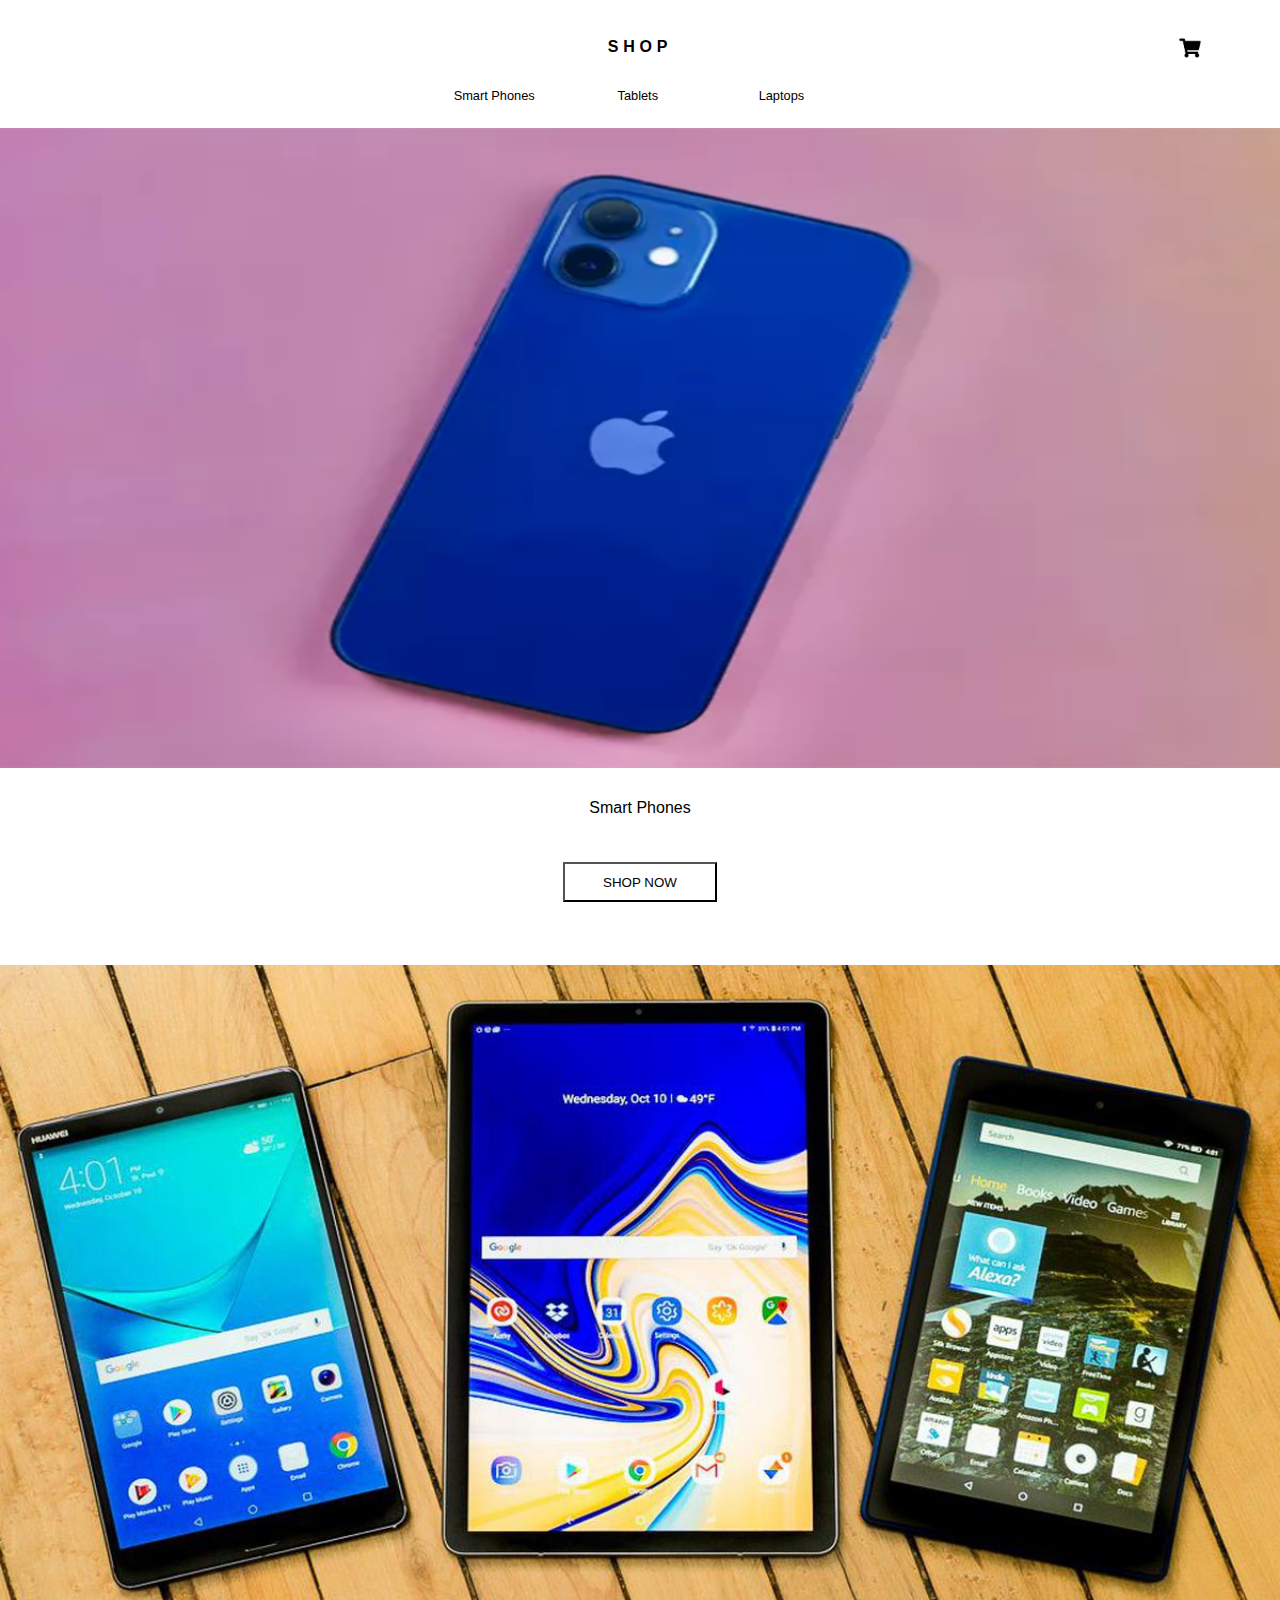
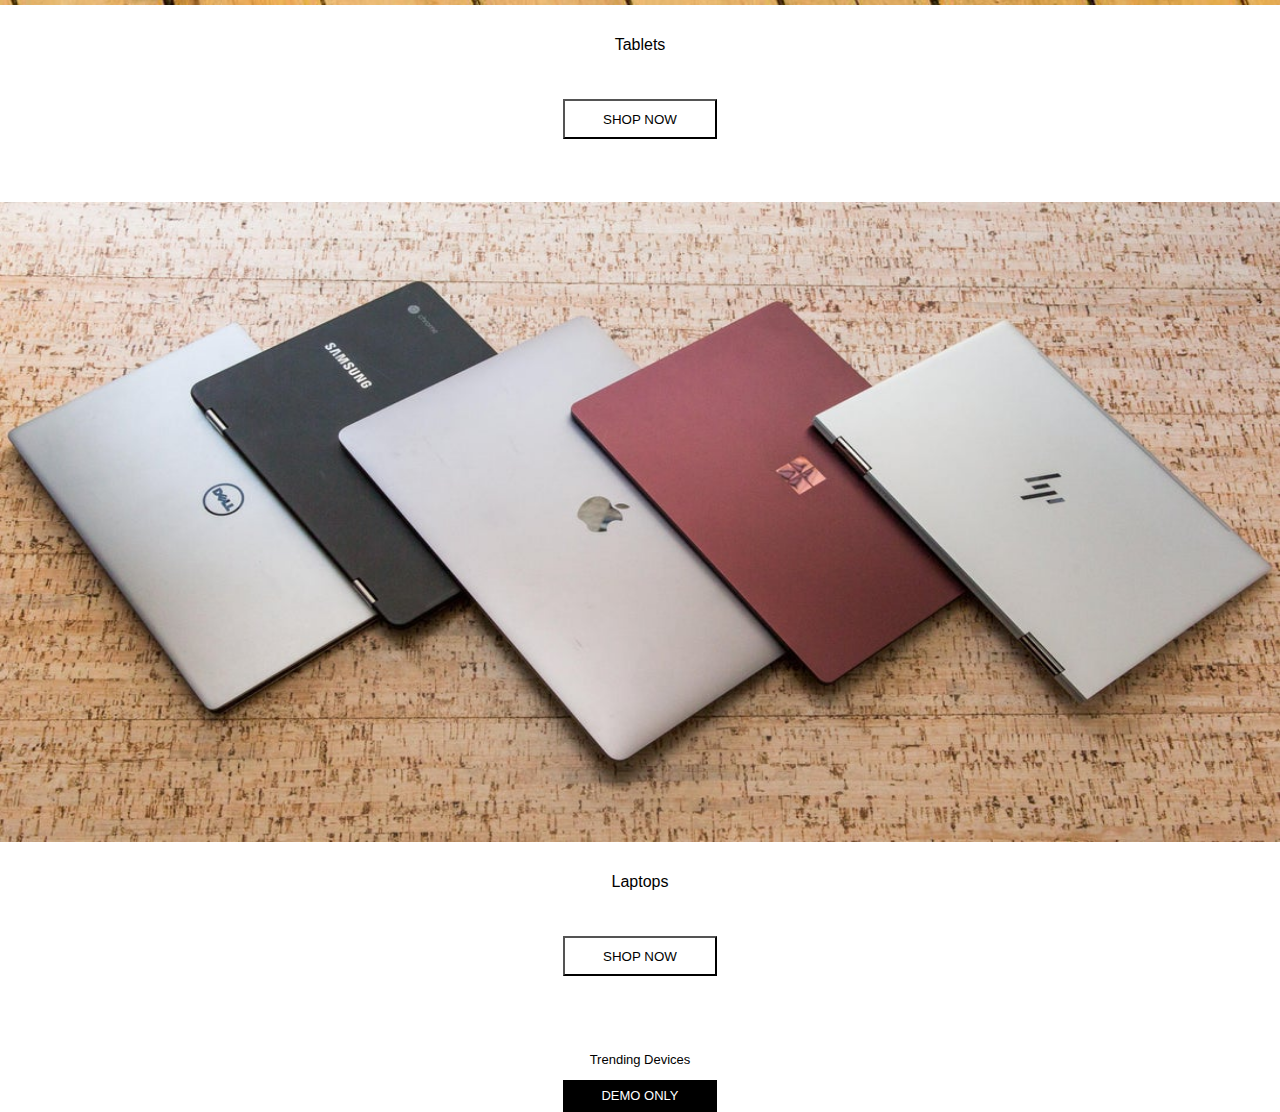
<file: index.html>
<!DOCTYPE html>
<html lang="en">
<head>
    <meta charset="UTF-8">
    <meta http-equiv="X-UA-Compatible" content="IE=edge">
    <meta name="viewport" content="width=device-width, initial-scale=1.0">
    <title>Ecommerce | Home</title>
    <link rel="stylesheet" href="./styles.css">
</head>
<body>
    <header class="home-header">
        <div class="home-product-category">
            <img src="images/navbar.png" >
        </div>
        <div class="home-shop">
            <a href="./index.html"><p>SHOP</p></a>
        </div>
        <div class="home-cart-logo">
            <a href="./cart.html"><img src="images/shopping-cart.png" ></a>
        </div>
        <div class="home-product-list">
            <a href="./phones.html"><div>Smart Phones</div></a>
            <a href="./tablets.html"><div>Tablets</div></a>
            <a href="./laptops.html"><div>Laptops</div></a>
        </div>
    </header>
    <section class="home-product-section">
        <div class="home-phones">
            <a href="./phones.html"><img src="./images/phones/phone1.png"></a>
            <p>Smart Phones</p>
            <a href="./phones.html"><button type="text" class="home_button_1">SHOP NOW</button></a>
        </div>
        <div class="home-tablets">
            <a href="./tablets.html"><img src="./images/tablets/tablet1.jpeg"></a>
            <p>Tablets</p>
            <a href="./tablets.html"><button type="text" class="home_button_1">SHOP NOW</button></a>
        </div>
        <div class="home-laptops">
            <a href="./laptops.html"><img src="./images/laptops/laptop1.jpeg"></a>
            <p>Laptops</p>
            <a href="./laptops.html"><button type="text" class="home_button_1">SHOP NOW</button></a>
        </div>
    </section>
    <footer class="home-footer">
        <p>Trending Devices</p>
        <div>
            DEMO ONLY
        </div>
    </footer>
</body>
</html>
</file>
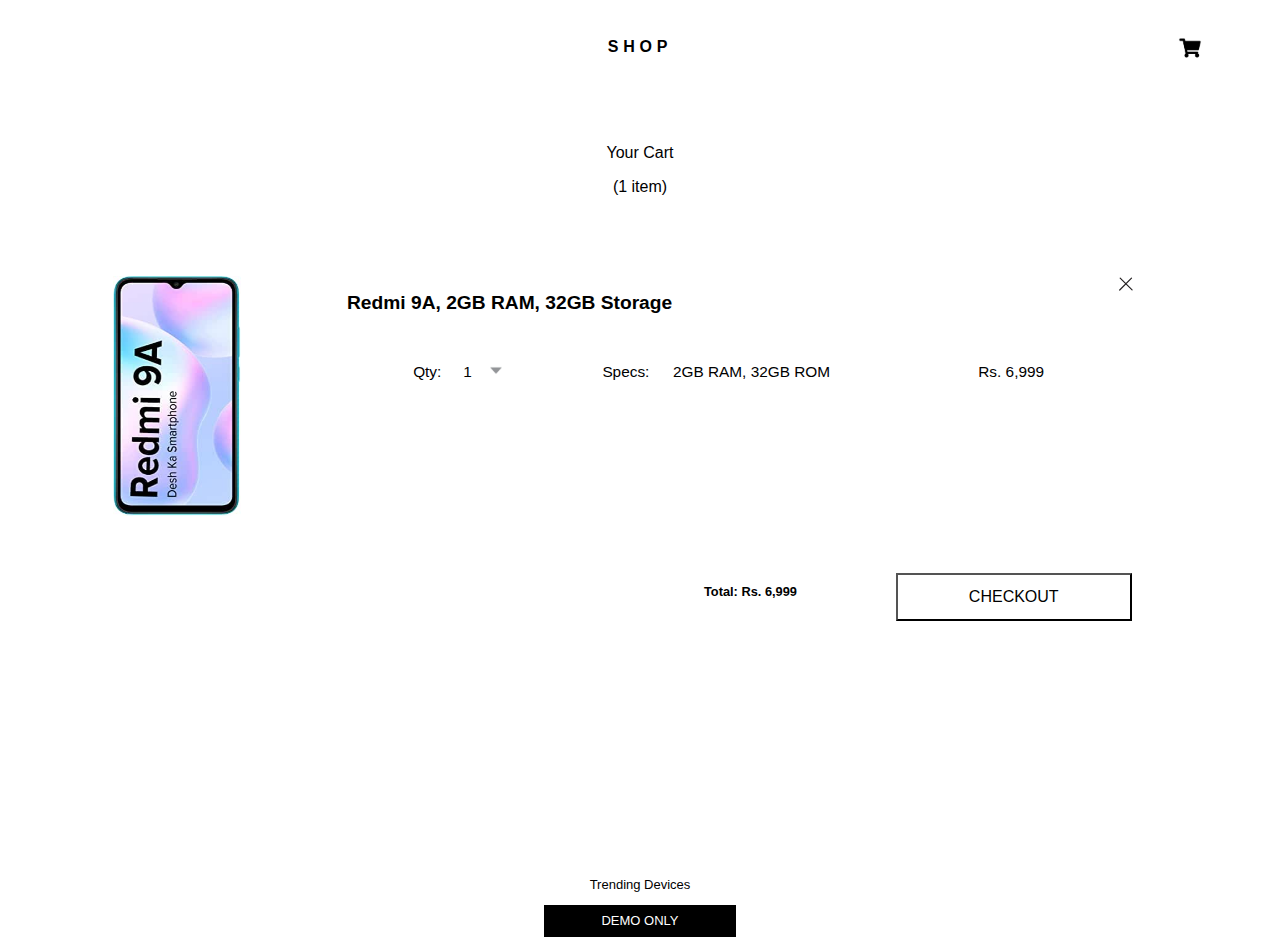
<file: cart.html>
<!DOCTYPE html>
<html lang="en">
<head>
    <meta charset="UTF-8">
    <meta http-equiv="X-UA-Compatible" content="IE=edge">
    <meta name="viewport" content="width=device-width, initial-scale=1.0">
    <title>Ecommerce | Cart</title>
    <link rel="stylesheet" href="./styles.css">
</head>
<body>
    <header class="home-header">
        <div class="home-product-category">
            <img src="images/navbar.png" >
        </div>
        <div class="home-shop">
            <a href="./index.html"><p>SHOP</p></a>
        </div>
        <div class="home-cart-logo">
            <a href="./cart.html"><img src="images/shopping-cart.png" ></a>
        </div>
    </header>
    <section class="phone-cart">
        <p class="l1">Your Cart</p>
        <p class="l2">(1 item)</p>
        <div class="phone-cart-details">
            <div class="phone-cart-product-image">
                <img src="./images/phones/phone2.jpeg" >
            </div>
            <div class="phone-cart-specification">
                <div class="phone-cart-name">
                    <h1>Redmi 9A, 2GB RAM, 32GB Storage</h1>
                    <img src="./images/wrong.svg">
                </div>
                <div class="phone-cart-specs">
                    <div><span>Qty:</span> <span>1</span><span><img src="./images/downward.png"></span></div>
                    <div><span>Specs:</span><span>2GB RAM, 32GB ROM</span></div>
                    <div>Rs. 6,999</div>
                </div>
            </div>
        </div>
        <div class="total-cart-price">
            <span>Total: </span><span>Rs. 6,999</span>
        </div>
    </section>
    <footer class="cart-footer">
        <a href="./checkout.html"><button type="text">CHECKOUT</button></a>
    </footer>
    <footer class="cart-home-footer">
        <p>Trending Devices</p>
        <div>
            DEMO ONLY
        </div>
    </footer>
</body>
</html>
</file>
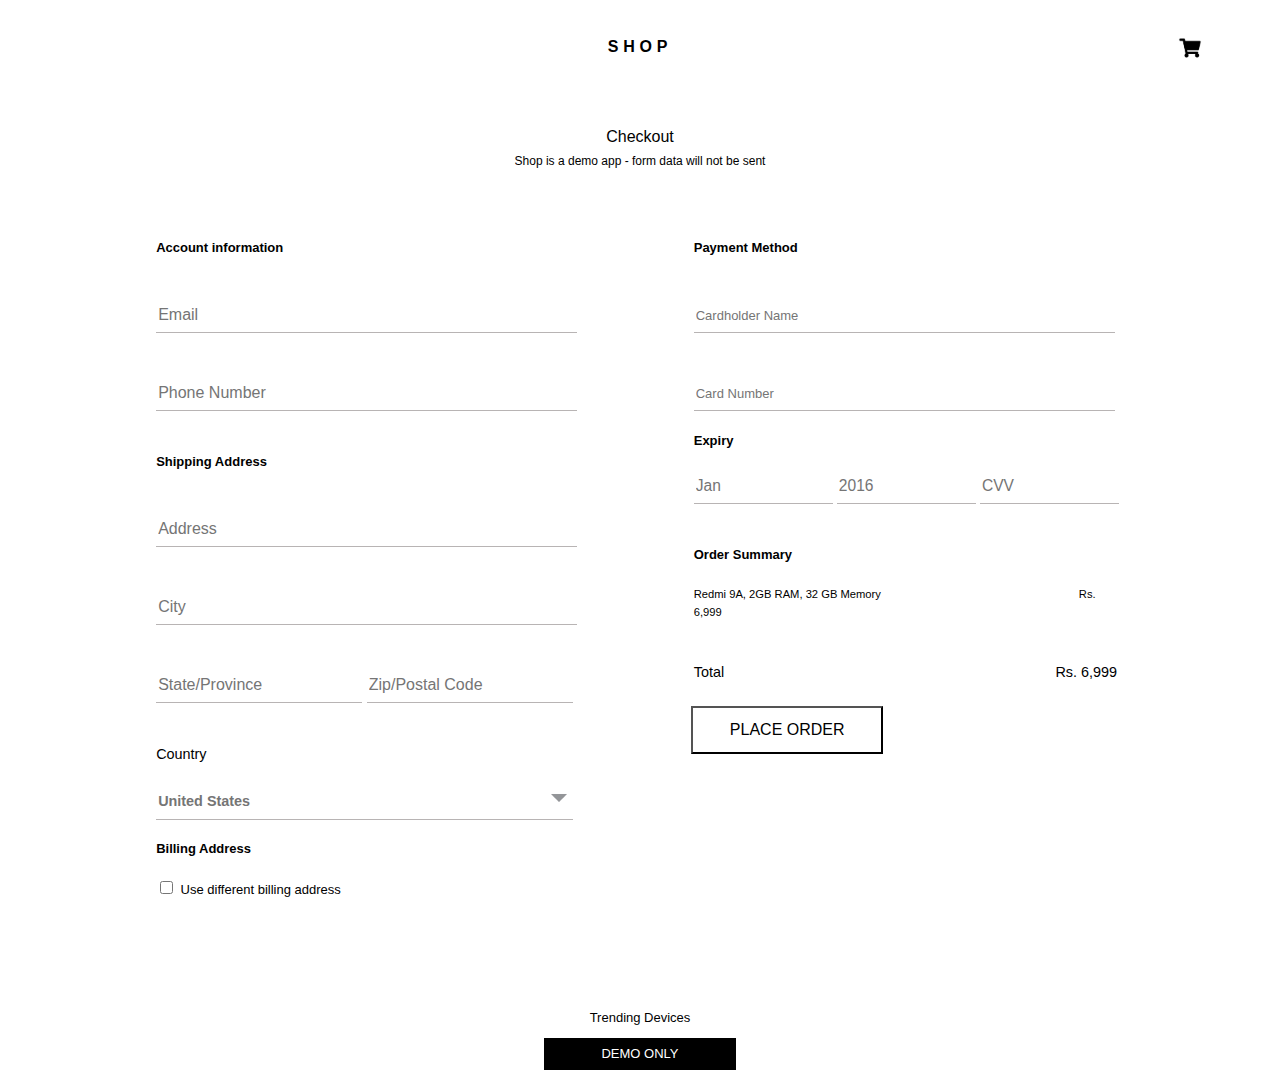
<file: checkout.html>
<!DOCTYPE html>
<html lang="en">
<head>
    <meta charset="UTF-8">
    <meta http-equiv="X-UA-Compatible" content="IE=edge">
    <meta name="viewport" content="width=device-width, initial-scale=1.0">
    <title>Document | Checkout</title>
    <link rel="stylesheet" href="./styles.css">

    <script>
        function f(){
            var checkBox = document.getElementById("b1")
            var billingAddress = document.getElementById("billing-add-details")

            if(checkBox.checked == true){
                billingAddress.style.display = "block";
            } else{
                billingAddress.style.display = "none";
            }
        }
    </script>
</head>
<body>
    <header class="home-header">
        <div class="home-product-category">
            <img src="images/navbar.png" >
        </div>
        <div class="home-shop">
            <a href="./index.html"><p>SHOP</p></a>
        </div>
        <div class="home-cart-logo">
            <a href="./cart.html"><img src="images/shopping-cart.png" ></a>
        </div>
    </header>
    <section class="checkout-info">
        <p class="l1">Checkout</p>
        <p class="l2">Shop is a demo app - form data will not be sent</p>
        <div class="checkout-details">
            <div class="check_1">
                <div class="account-info">
                    Account information
                </div>
                <form>
                    <input type="email" placeholder="Email" class="email">
                    <input type="number" placeholder="Phone Number" class="mobile">
                </form>
                <div class="shipping-info">
                    Shipping Address
                </div>
                <form>
                    <input type="text" placeholder="Address" class="address">
                    <input type="text" placeholder="City" class="city">
                    <input type="text" placeholder="State/Province" class="state">
                    <input type="number" placeholder="Zip/Postal Code" class="code">
                </form>
                <div class="country-info">
                    <div class="country">Country</div>
                    <div class="type-of-country">
                        <input type="text" placeholder="United States">
                        <span><img src="./images/downward.png"></span>
                    </div>
                    <div class="l1"></div>
                </div>
                <div class="billing-info">
                    <div class="billing-address">
                        Billing Address
                    </div>
                    <form>
                        <input type="checkbox" name="address" id="b1" onclick="f()">
                        <label for="address"> Use different billing address</label>
                    </form>
                    <div id="billing-add-details">
                        <form>
                            <input type="text" placeholder="Address" class="address">
                            <input type="text" placeholder="City" class="city">
                            <input type="text" placeholder="State/Province" class="state">
                            <input type="number" placeholder="Zip/Postal Code" class="code">
                        </form>
                        <div class="country">Country</div>
                        <div class="type-of-country">
                            <input type="text" placeholder="United States">
                            <span><img src="./images/downward.png"></span>
                        </div>
                        <div class="l1"></div>
                    </div>
                </div>
            </div>
            <div class="check_2">
                <div class="payment-info">
                    <div class="payment-info">
                        Payment Method
                    </div>
                    <form>
                        <input type="text" placeholder="Cardholder Name" class="name">
                        <input type="number" placeholder="Card Number" class="number">
                    </form>
                    <div class="expiry">
                        Expiry
                    </div>
                    <form class="card-details">
                        <input type="text" placeholder="Jan" class="month">
                        <input type="number" placeholder="2016" class="year">
                        <input type="number" placeholder="CVV" class="cvv">
                    </form>
                </div>
                <div class="order-details">
                    <div class="order">
                        Order Summary
                    </div>
                    <div class="product-details">
                        <span>Redmi 9A, 2GB RAM, 32 GB Memory</span>
                        <span>Rs. 6,999</span>
                    </div>
                    <div class="total-price">
                        <span>Total</span>
                        <span>Rs. 6,999</span>
                    </div>
                </div>
            </div>
        </div>
    </section>
    <footer class="checkout-place-footer">
        <button type="text">PLACE ORDER</button>
    </footer>
    <footer class="checkout-home-footer">
        <p>Trending Devices</p>
        <div>
            DEMO ONLY
        </div>
    </footer>
</body>
</html>
</file>
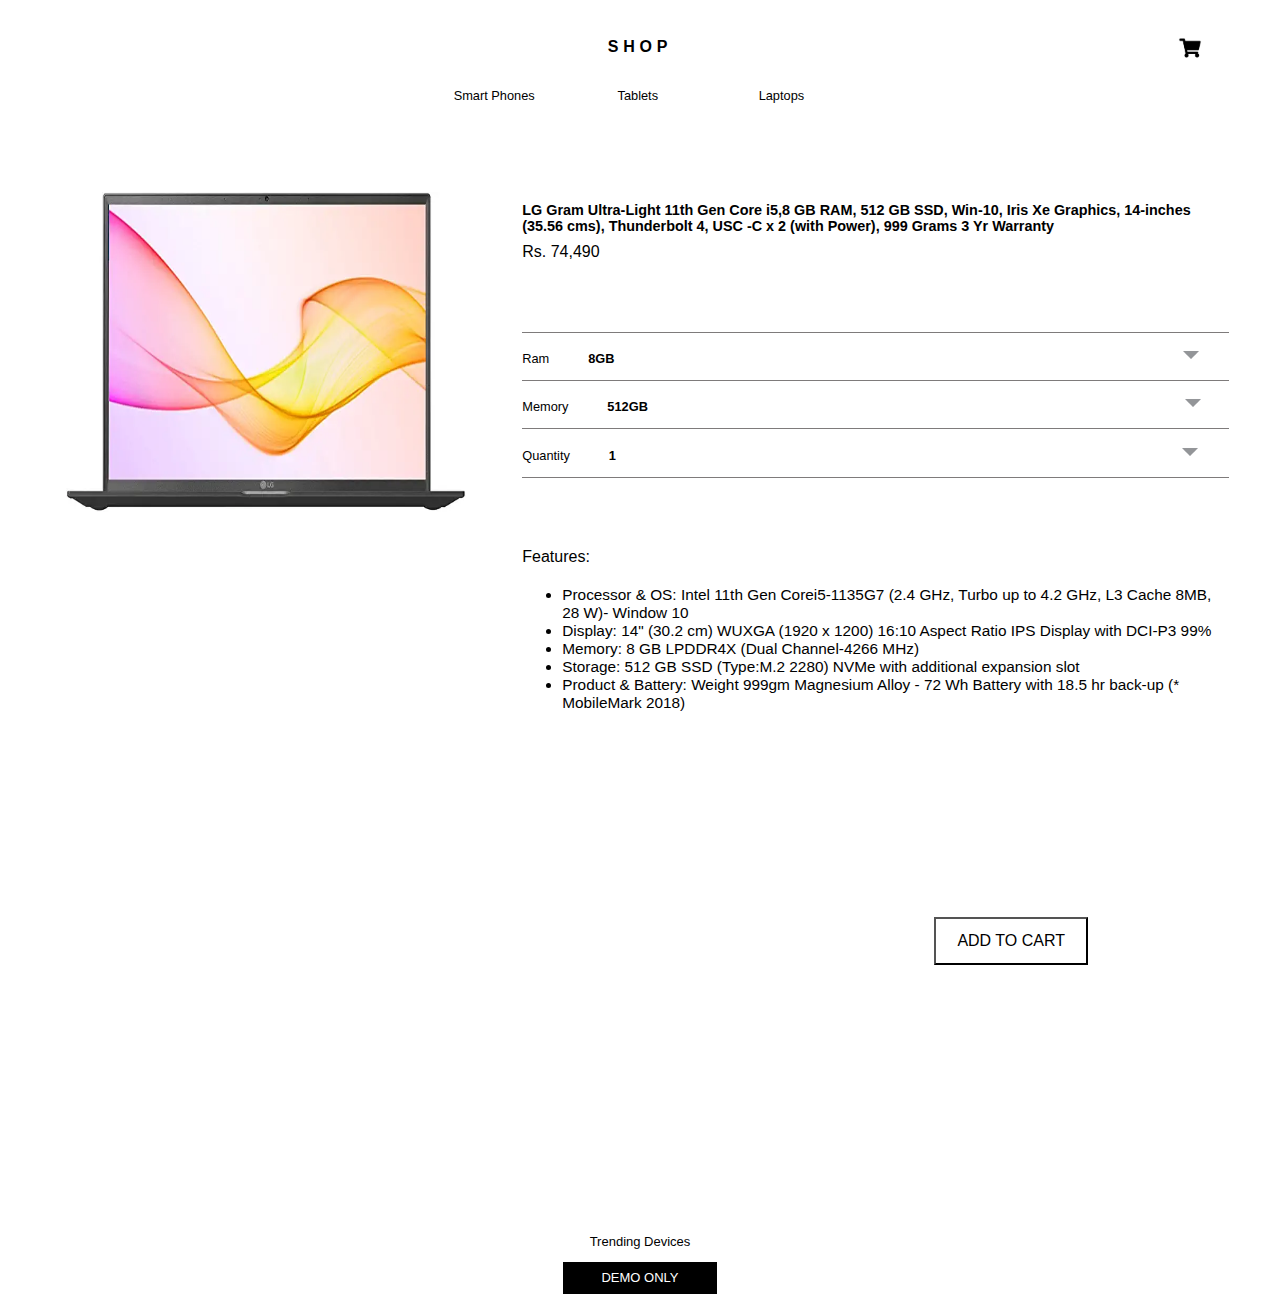
<file: laptop-detail.html>
<!DOCTYPE html>
<html lang="en">
<head>
    <meta charset="UTF-8">
    <meta http-equiv="X-UA-Compatible" content="IE=edge">
    <meta name="viewport" content="width=device-width, initial-scale=1.0">
    <title>Ecommerce | Laptop details</title>
    <link rel="stylesheet" href="./styles.css">
</head>
<body>
    <header class="home-header">
        <div class="home-product-category">
            <a href="./laptops.html"><img src="images/backward.png" ></a>
        </div>
        <div class="home-shop">
            <a href="./index.html"><p>SHOP</p></a>
        </div>
        <div class="home-cart-logo">
            <a href="./cart.html"><img src="images/shopping-cart.png" ></a>
        </div>
        <div class="home-product-list">
            <a href="./phones.html"><div>Smart Phones</div></a>
            <a href="./tablets.html"><div>Tablets</div></a>
            <a href="./laptops.html"><div>Laptops</div></a>
        </div>
    </header>
    <section class="single-laptop-detail">
        <div class="single-laptop-detail-image">
            <img src="./images/laptops/laptop2.webp">
        </div>
        <div class="single-laptop-detail-description">
            <h1 class="description">LG Gram Ultra-Light 11th Gen Core i5,8 GB RAM, 512 GB SSD, Win-10, Iris Xe Graphics, 14-inches (35.56 cms), Thunderbolt 4, USC -C x 2 (with Power), 999 Grams 3 Yr Warranty</h1>
            <div class="price">
                Rs. 74,490
            </div>
            <div class="laptop-specification">
                <div class="l1"></div>
                <div class="laptop-ram">
                    <span class="ram">Ram</span>
                    <span class="ram-value">8GB</span>
                    <span><img src="./images/downward.png" class="image"></span>
                </div>
                <div class="l1"></div>
                <div class="laptop-memory">
                    <span class="memory">Memory</span>
                    <span class="memory-value">512GB</span>
                    <span><img src="./images/downward.png" class="image"></span>
                </div>
                <div class="l1"></div>
                <div class="laptop-quantity">
                    <span class="quantity">Quantity</span>
                    <span class="quantity-value">1</span>
                    <span><img src="./images/downward.png" class="image"></span>
                </div>
                <div class="l1"></div>
            </div>
            <h1 class="features">Features:</h1>
            <ul>
                <li>Processor & OS: Intel 11th Gen Corei5-1135G7 (2.4 GHz, Turbo up to 4.2 GHz, L3 Cache 8MB, 28 W)- Window 10
                </li>
                <li>Display: 14" (30.2 cm) WUXGA (1920 x 1200) 16:10 Aspect Ratio IPS Display with DCI-P3 99%
                </li>
                <li>
                    Memory: 8 GB LPDDR4X (Dual Channel-4266 MHz)
                </li>
                <li>Storage: 512 GB SSD (Type:M.2 2280) NVMe with additional expansion slot
                </li>
                <li>Product & Battery: Weight 999gm Magnesium Alloy - 72 Wh Battery with 18.5 hr back-up (* MobileMark 2018)
                </li>
            </ul>
        </div>
    </section>
    <footer class="footer">
        <a href="./cart.html"><button type="text">ADD TO CART</button></a>
    </footer>
    <footer class="home-footer">
        <p>Trending Devices</p>
        <div>
            DEMO ONLY
        </div>
    </footer>
</body>
</html>
</file>
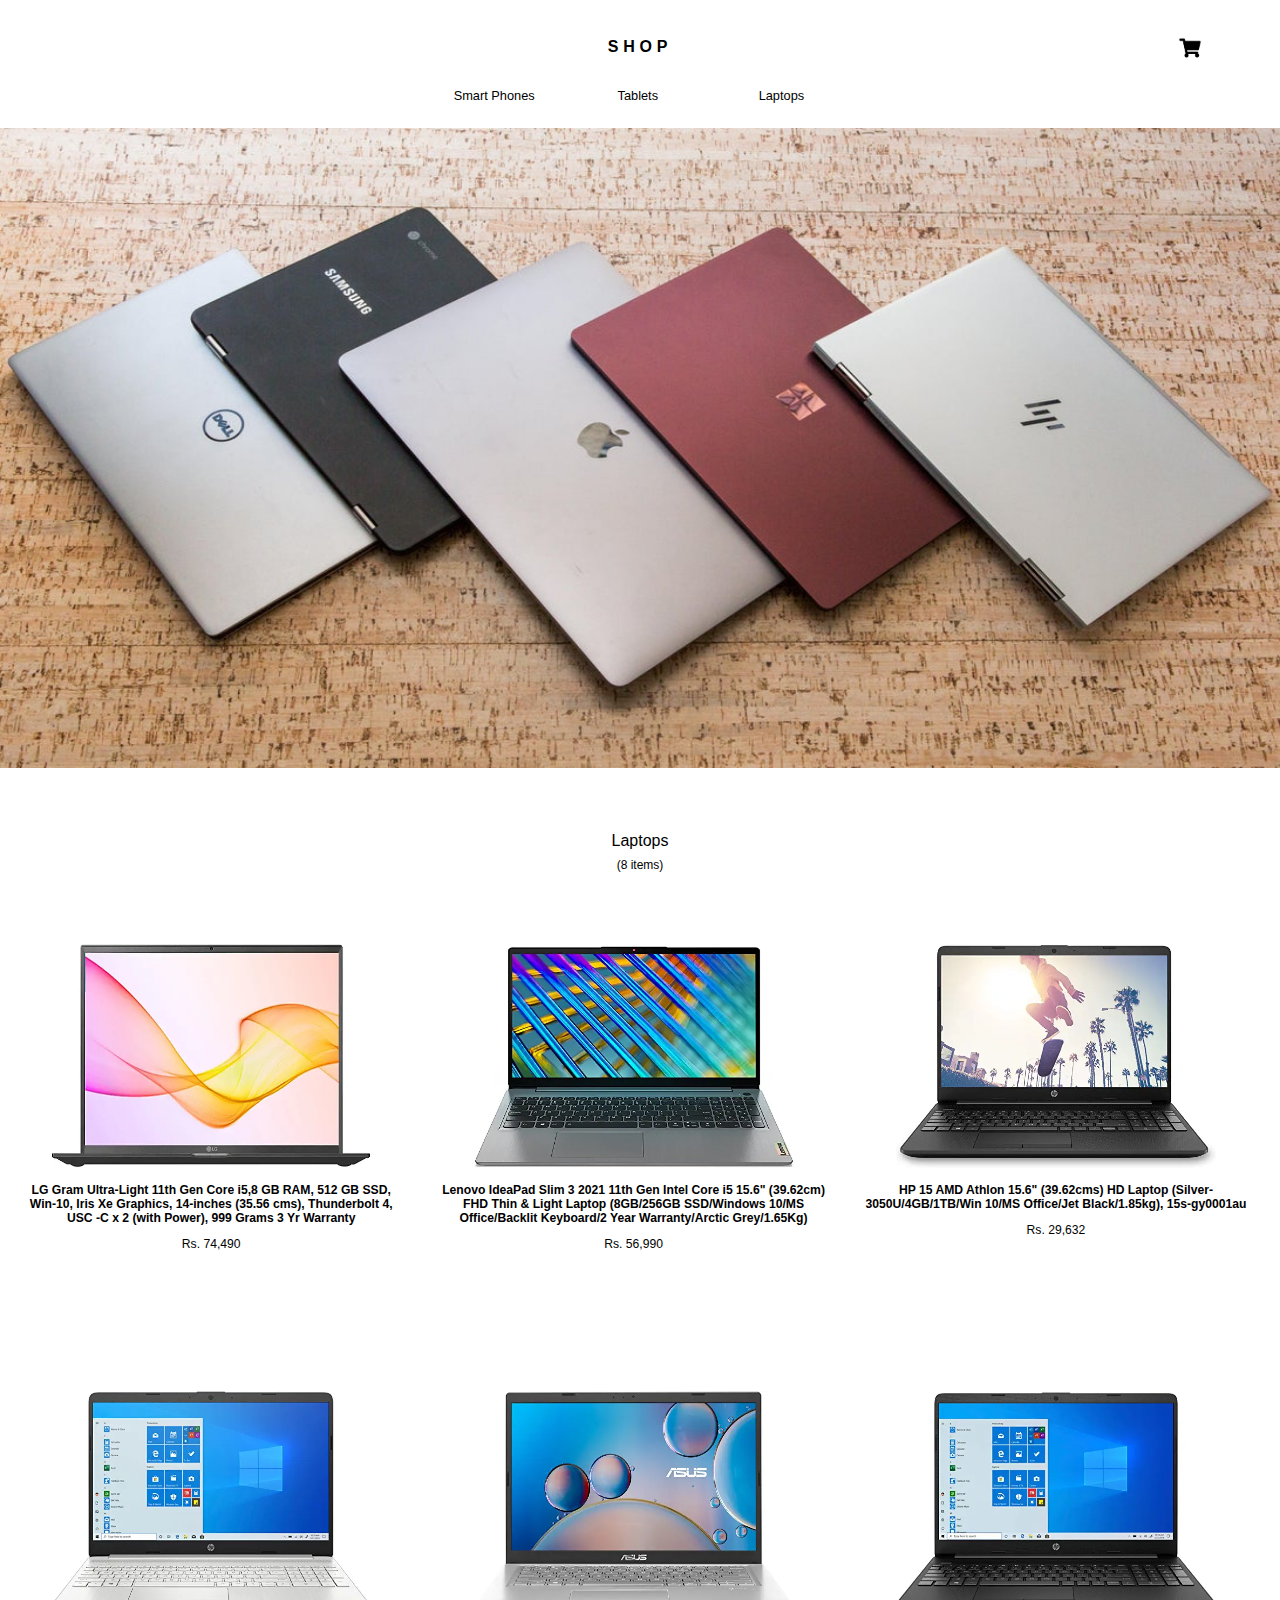
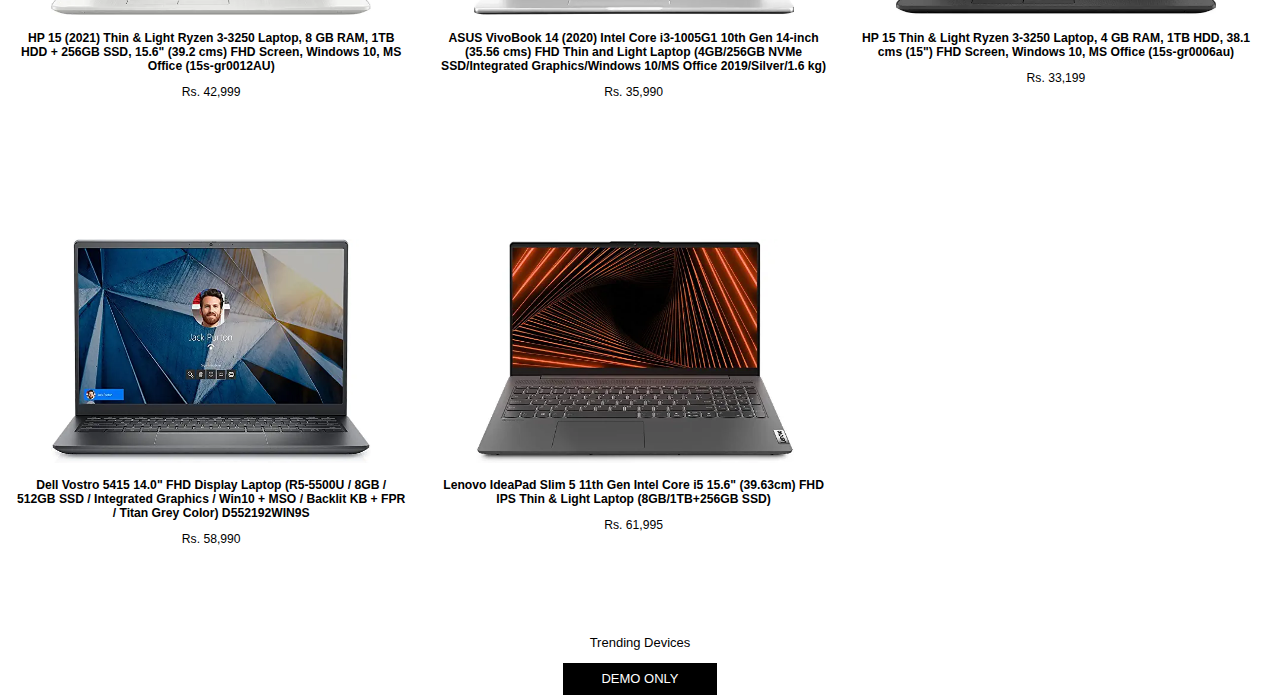
<file: laptops.html>
<!DOCTYPE html>
<html lang="en">
<head>
    <meta charset="UTF-8">
    <meta http-equiv="X-UA-Compatible" content="IE=edge">
    <meta name="viewport" content="width=device-width, initial-scale=1.0">
    <title>Ecommerce | Laptop</title>
    <link rel="stylesheet" href="./styles.css">
</head>
<body>
    <header class="home-header">
        <div class="home-product-category">
            <img src="images/navbar.png" >
        </div>
        <div class="home-shop">
            <a href="./index.html"><p>SHOP</p></a>
        </div>
        <div class="home-cart-logo">
            <a href="./cart.html"><img src="images/shopping-cart.png" ></a>
        </div>
        <div class="home-product-list">
            <a href="./phones.html"><div>Smart Phones</div></a>
            <a href="./tablets.html"><div>Tablets</div></a>
            <a href="./laptops.html"><div>Laptops</div></a>
        </div>
    </header>
    <section class="laptop-list">
        <img src="./images/laptops/laptop1.jpeg" class="laptop-image">
        <p class="l1">Laptops</p>
        <p class="l2">(8 items)</p>
        <div class="laptop-item-list">
            <div class="laptop-item">
                <a href="./laptop-detail.html">
                    <img src="images/laptops/laptop2.webp" >
                    <p>LG Gram Ultra-Light 11th Gen Core i5,8 GB RAM, 512 GB SSD, Win-10, Iris Xe Graphics, 14-inches (35.56 cms), Thunderbolt 4, USC -C x 2 (with Power), 999 Grams 3 Yr Warranty</p>
                    <p>Rs. 74,490</p>
                </a>
            </div>
            <div class="laptop-item">
                <img src="images/laptops/laptop3.webp" >
                <p>Lenovo IdeaPad Slim 3 2021 11th Gen Intel Core i5 15.6" (39.62cm) FHD Thin & Light Laptop (8GB/256GB SSD/Windows 10/MS Office/Backlit Keyboard/2 Year Warranty/Arctic Grey/1.65Kg)</p>
                <p>Rs. 56,990</p>
            </div>
            <div class="laptop-item">
                <img src="images/laptops/laptop4.webp" >
                <p>HP 15 AMD Athlon 15.6" (39.62cms) HD Laptop (Silver-3050U/4GB/1TB/Win 10/MS Office/Jet Black/1.85kg), 15s-gy0001au</p>
                <p>Rs. 29,632</p>
            </div>
            <div class="laptop-item">
                <img src="images/laptops/laptop5.webp" >
                <p>HP 15 (2021) Thin & Light Ryzen 3-3250 Laptop, 8 GB RAM, 1TB HDD + 256GB SSD, 15.6" (39.2 cms) FHD Screen, Windows 10, MS Office (15s-gr0012AU)</p>
                <p>Rs. 42,999</p>
            </div>
            <div class="laptop-item">
                <img src="images/laptops/laptop6.webp" >
                <p>ASUS VivoBook 14 (2020) Intel Core i3-1005G1 10th Gen 14-inch (35.56 cms) FHD Thin and Light Laptop (4GB/256GB NVMe SSD/Integrated Graphics/Windows 10/MS Office 2019/Silver/1.6 kg)</p>
                <p>Rs. 35,990</p>
            </div>
            <div class="laptop-item">
                <img src="images/laptops/laptop7.webp" >
                <p>HP 15 Thin & Light Ryzen 3-3250 Laptop, 4 GB RAM, 1TB HDD, 38.1 cms (15") FHD Screen, Windows 10, MS Office (15s-gr0006au)</p>
                <p>Rs. 33,199</p>
            </div>
            <div class="laptop-item">
                <img src="images/laptops/laptop8.webp" >
                <p>Dell Vostro 5415 14.0" FHD Display Laptop (R5-5500U / 8GB / 512GB SSD / Integrated Graphics / Win10 + MSO / Backlit KB + FPR / Titan Grey Color) D552192WIN9S</p>
                <p>Rs. 58,990</p>
            </div>
            <div class="laptop-item">
                <img src="images/laptops/laptop9.webp" >
                <p>Lenovo IdeaPad Slim 5 11th Gen Intel Core i5 15.6" (39.63cm) FHD IPS Thin & Light Laptop (8GB/1TB+256GB SSD)</p>
                <p>Rs. 61,995</p>
            </div>
        </div>
    </section>
    <footer class="home-footer">
        <p>Trending Devices</p>
        <div>
            DEMO ONLY
        </div>
    </footer>
</body>
</html>
</file>
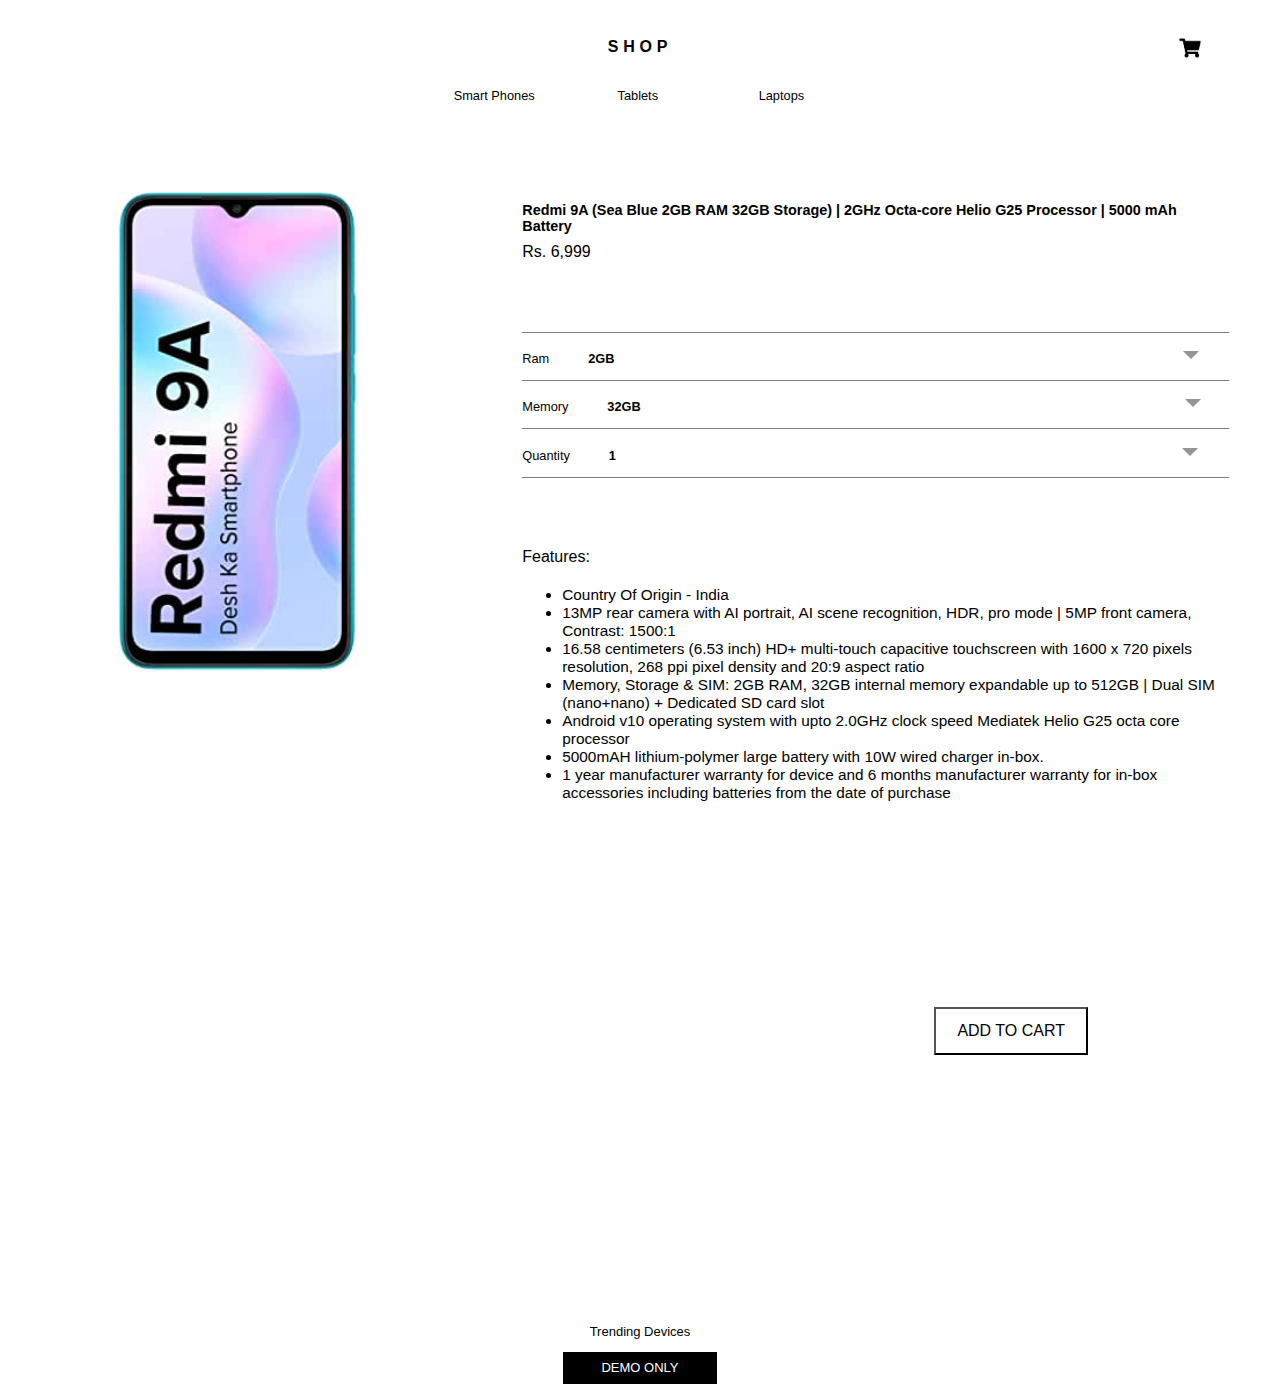
<file: phone-detail.html>
<!DOCTYPE html>
<html lang="en">
<head>
    <meta charset="UTF-8">
    <meta http-equiv="X-UA-Compatible" content="IE=edge">
    <meta name="viewport" content="width=device-width, initial-scale=1.0">
    <title>Ecommerce | Phone details</title>
    <link rel="stylesheet" href="./styles.css">
</head>
<body>
    <header class="home-header">
        <div class="home-product-category">
            <a href="./phones.html"><img src="images/backward.png" ></a>
        </div>
        <div class="home-shop">
            <a href="./index.html"><p>SHOP</p></a>
        </div>
        <div class="home-cart-logo">
            <a href="./cart.html"><img src="images/shopping-cart.png" ></a>
        </div>
        <div class="home-product-list">
            <a href="./phones.html"><div>Smart Phones</div></a>
            <a href="./tablets.html"><div>Tablets</div></a>
            <a href="./laptops.html"><div>Laptops</div></a>
        </div>
    </header>
    <section class="single-phone-detail">
        <div class="single-phone-detail-image">
            <img src="./images/phones/phone2.jpeg">
        </div>
        <div class="single-phone-detail-description">
            <h1 class="description">Redmi 9A (Sea Blue 2GB RAM 32GB Storage) | 2GHz Octa-core Helio G25 Processor | 5000 mAh Battery</h1>
            <div class="price">
                Rs. 6,999
            </div>
            <div class="phone-specification">
                <div class="l1"></div>
                <div class="phone-ram">
                    <span class="ram">Ram</span>
                    <span class="ram-value">2GB</span>
                    <span><img src="./images/downward.png" class="image"></span>
                </div>
                <div class="l1"></div>
                <div class="phone-memory">
                    <span class="memory">Memory</span>
                    <span class="memory-value">32GB</span>
                    <span><img src="./images/downward.png" class="image"></span>
                </div>
                <div class="l1"></div>
                <div class="phone-quantity">
                    <span class="quantity">Quantity</span>
                    <span class="quantity-value">1</span>
                    <span><img src="./images/downward.png" class="image"></span>
                </div>
                <div class="l1"></div>
            </div>
            <h1 class="features">Features:</h1>
            <ul>
                <li>Country Of Origin - India</li>
                <li>13MP rear camera with AI portrait, AI scene recognition, HDR, pro mode | 5MP front camera, Contrast: 1500:1
                </li>
                <li>16.58 centimeters (6.53 inch) HD+ multi-touch capacitive touchscreen with 1600 x 720 pixels resolution, 268 ppi pixel density and 20:9 aspect ratio
                </li>
                <li>
                    Memory, Storage & SIM: 2GB RAM, 32GB internal memory expandable up to 512GB | Dual SIM (nano+nano) + Dedicated SD card slot
                </li>
                <li>Android v10 operating system with upto 2.0GHz clock speed Mediatek Helio G25 octa core processor
                </li>
                <li>5000mAH lithium-polymer large battery with 10W wired charger in-box.
                </li>
                <li>1 year manufacturer warranty for device and 6 months manufacturer warranty for in-box accessories including batteries from the date of purchase
                </li>
            </ul>
        </div>
    </section>
    <footer class="footer">
        <a href="./cart.html"><button type="text">ADD TO CART</button></a>
    </footer>
    <footer class="home-footer">
        <p>Trending Devices</p>
        <div>
            DEMO ONLY
        </div>
    </footer>
</body>
</html>
</file>
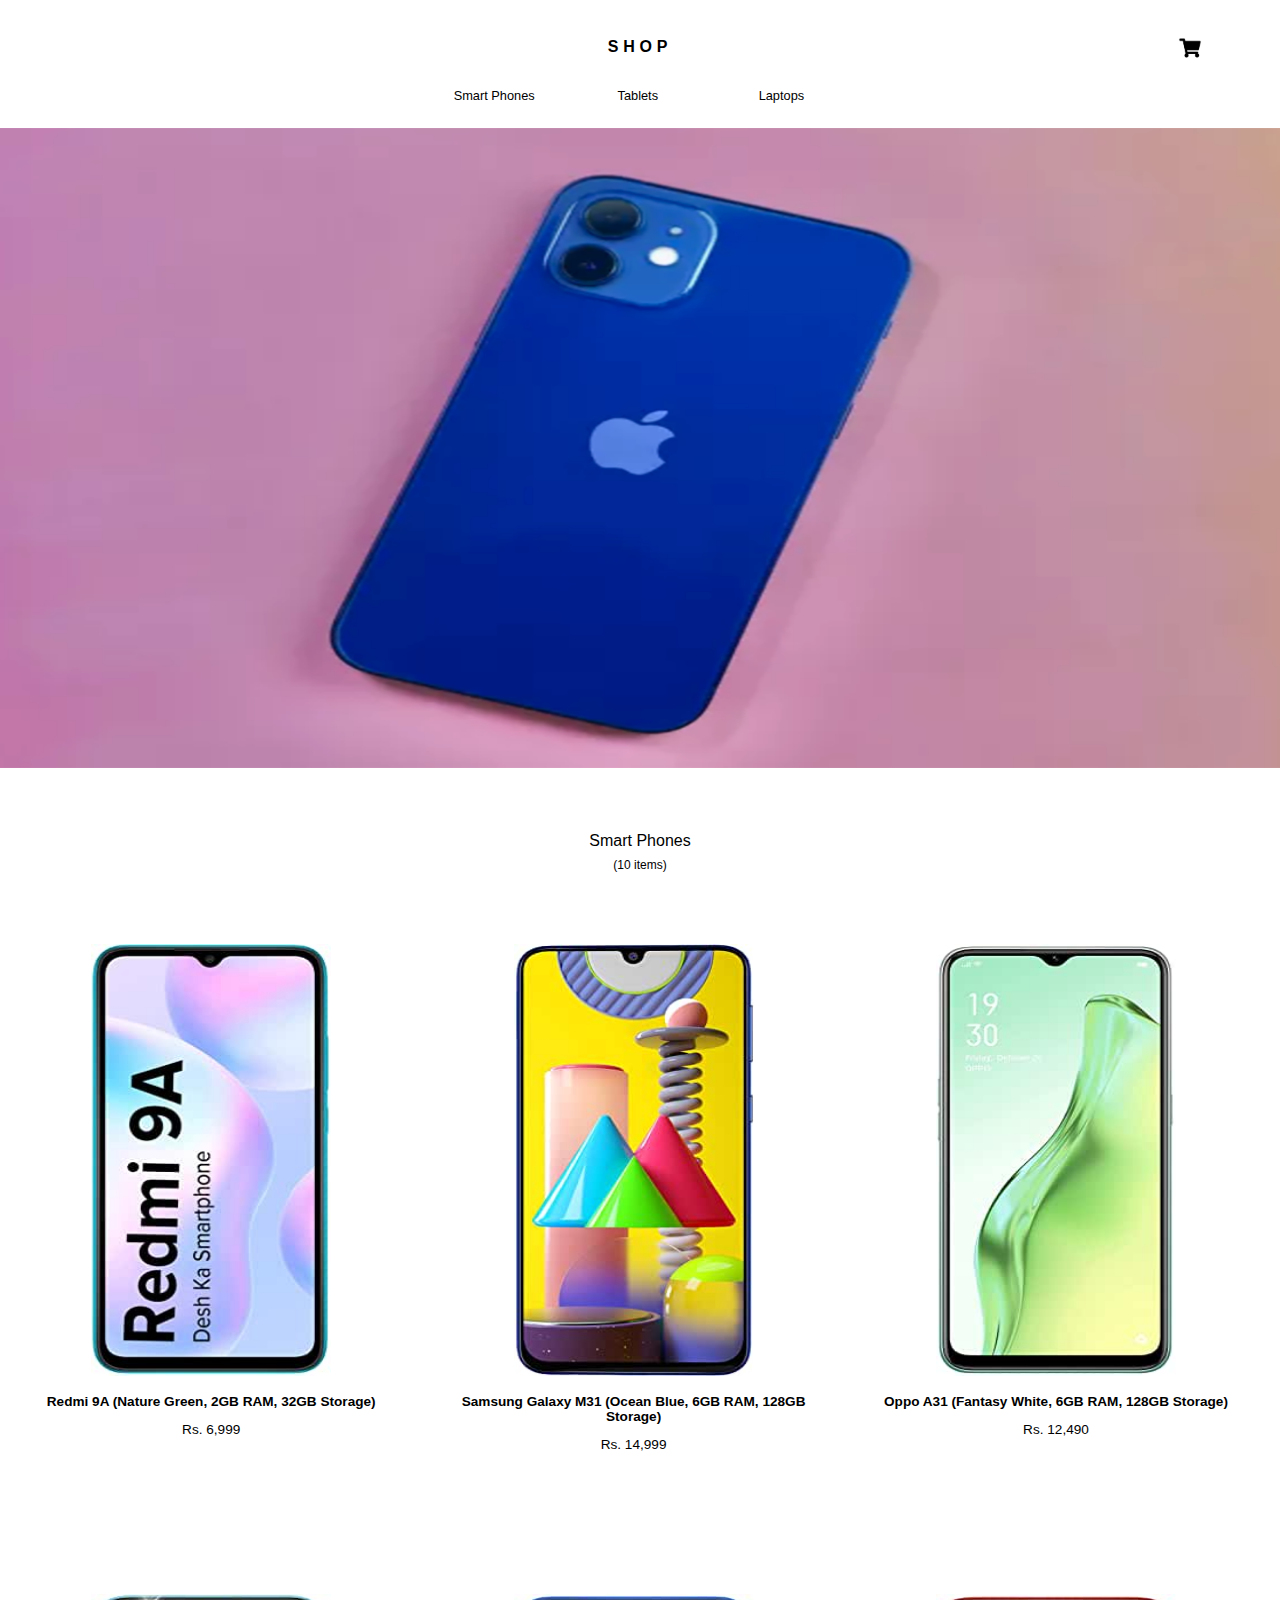
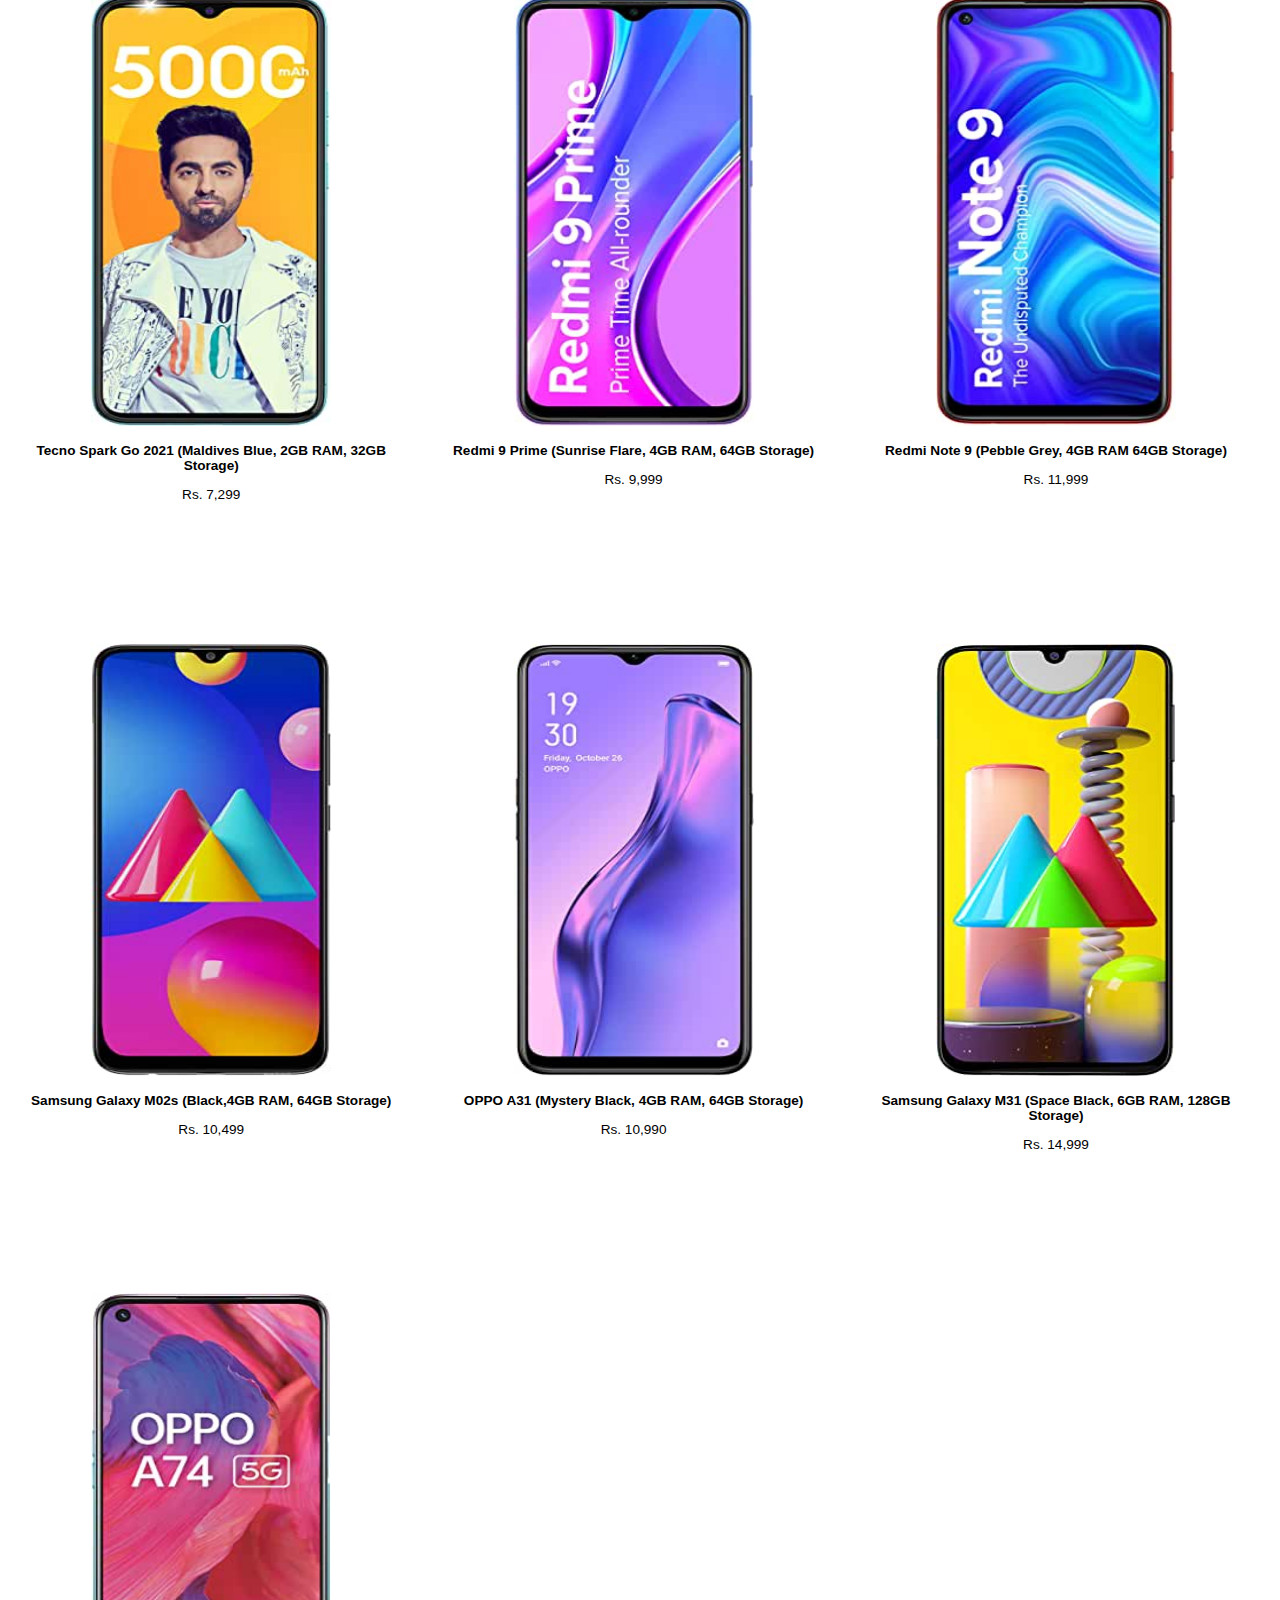
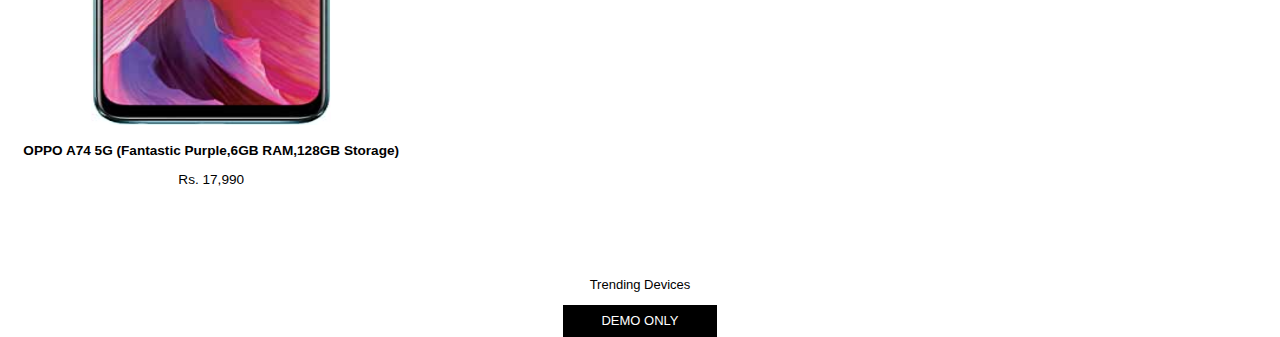
<file: phones.html>
<!DOCTYPE html>
<html lang="en">
<head>
    <meta charset="UTF-8">
    <meta http-equiv="X-UA-Compatible" content="IE=edge">
    <meta name="viewport" content="width=device-width, initial-scale=1.0">
    <title>Ecommerce | Phone</title>
    <link rel="stylesheet" href="./styles.css">
</head>
<body>
    <header class="home-header">
        <div class="home-product-category">
            <img src="images/navbar.png" >
        </div>
        <div class="home-shop">
            <a href="./index.html"><p>SHOP</p></a>
        </div>
        <div class="home-cart-logo">
            <a href="./cart.html"><img src="images/shopping-cart.png" ></a>
        </div>
        <div class="home-product-list">
            <a href="./phones.html"><div>Smart Phones</div></a>
            <a href="./tablets.html"><div>Tablets</div></a>
            <a href="./laptops.html"><div>Laptops</div></a>
        </div>
    </header>
    <section class="phone-list">
        <img src="./images/phones/phone1.png" class="phone-image">
        <p class="l1">Smart Phones</p>
        <p class="l2">(10 items)</p>
        <div class="phone-item-list">
            <div class="phone-item">
                <a href="./phone-detail.html">
                    <img src="images/phones/phone2.jpeg" >
                    <p>Redmi 9A (Nature Green, 2GB RAM, 32GB Storage)</p>
                    <p>Rs. 6,999</p>
                </a>
            </div>
            <div class="phone-item">
                <img src="images/phones/phone3.jpeg" >
                <p>Samsung Galaxy M31 (Ocean Blue, 6GB RAM, 128GB Storage)</p>
                <p>Rs. 14,999</p>
            </div>
            <div class="phone-item">
                <img src="images/phones/phone4.jpeg" >
                <p>Oppo A31 (Fantasy White, 6GB RAM, 128GB Storage)</p>
                <p>Rs. 12,490</p>
            </div>
            <div class="phone-item">
                <img src="images/phones/phone5.jpeg" >
                <p>Tecno Spark Go 2021 (Maldives Blue, 2GB RAM, 32GB Storage)</p>
                <p>Rs. 7,299</p>
            </div>
            <div class="phone-item">
                <img src="images/phones/phone6.jpeg" >
                <p>Redmi 9 Prime (Sunrise Flare, 4GB RAM, 64GB Storage)</p>
                <p>Rs. 9,999</p>
            </div>
            <div class="phone-item">
                <img src="images/phones/phone7.jpeg" >
                <p>Redmi Note 9 (Pebble Grey, 4GB RAM 64GB Storage)</p>
                <p>Rs. 11,999</p>
            </div>
            <div class="phone-item">
                <img src="images/phones/phone8.jpeg" >
                <p>Samsung Galaxy M02s (Black,4GB RAM, 64GB Storage)</p>
                <p>Rs. 10,499</p>
            </div>
            <div class="phone-item">
                <img src="images/phones/phone9.jpeg" >
                <p>OPPO A31 (Mystery Black, 4GB RAM, 64GB Storage)</p>
                <p>Rs. 10,990</p>
            </div>
            <div class="phone-item">
                <img src="images/phones/phone10.jpeg" >
                <p>Samsung Galaxy M31 (Space Black, 6GB RAM, 128GB Storage)</p>
                <p>Rs. 14,999</p>
            </div>
            <div class="phone-item">
                <img src="images/phones/phone11.jpeg" >
                <p>OPPO A74 5G (Fantastic Purple,6GB RAM,128GB Storage)</p>
                <p>Rs. 17,990</p>
            </div>
        </div>
    </section>
    <footer class="home-footer">
        <p>Trending Devices</p>
        <div>
            DEMO ONLY
        </div>
    </footer>
</body>
</html>
</file>
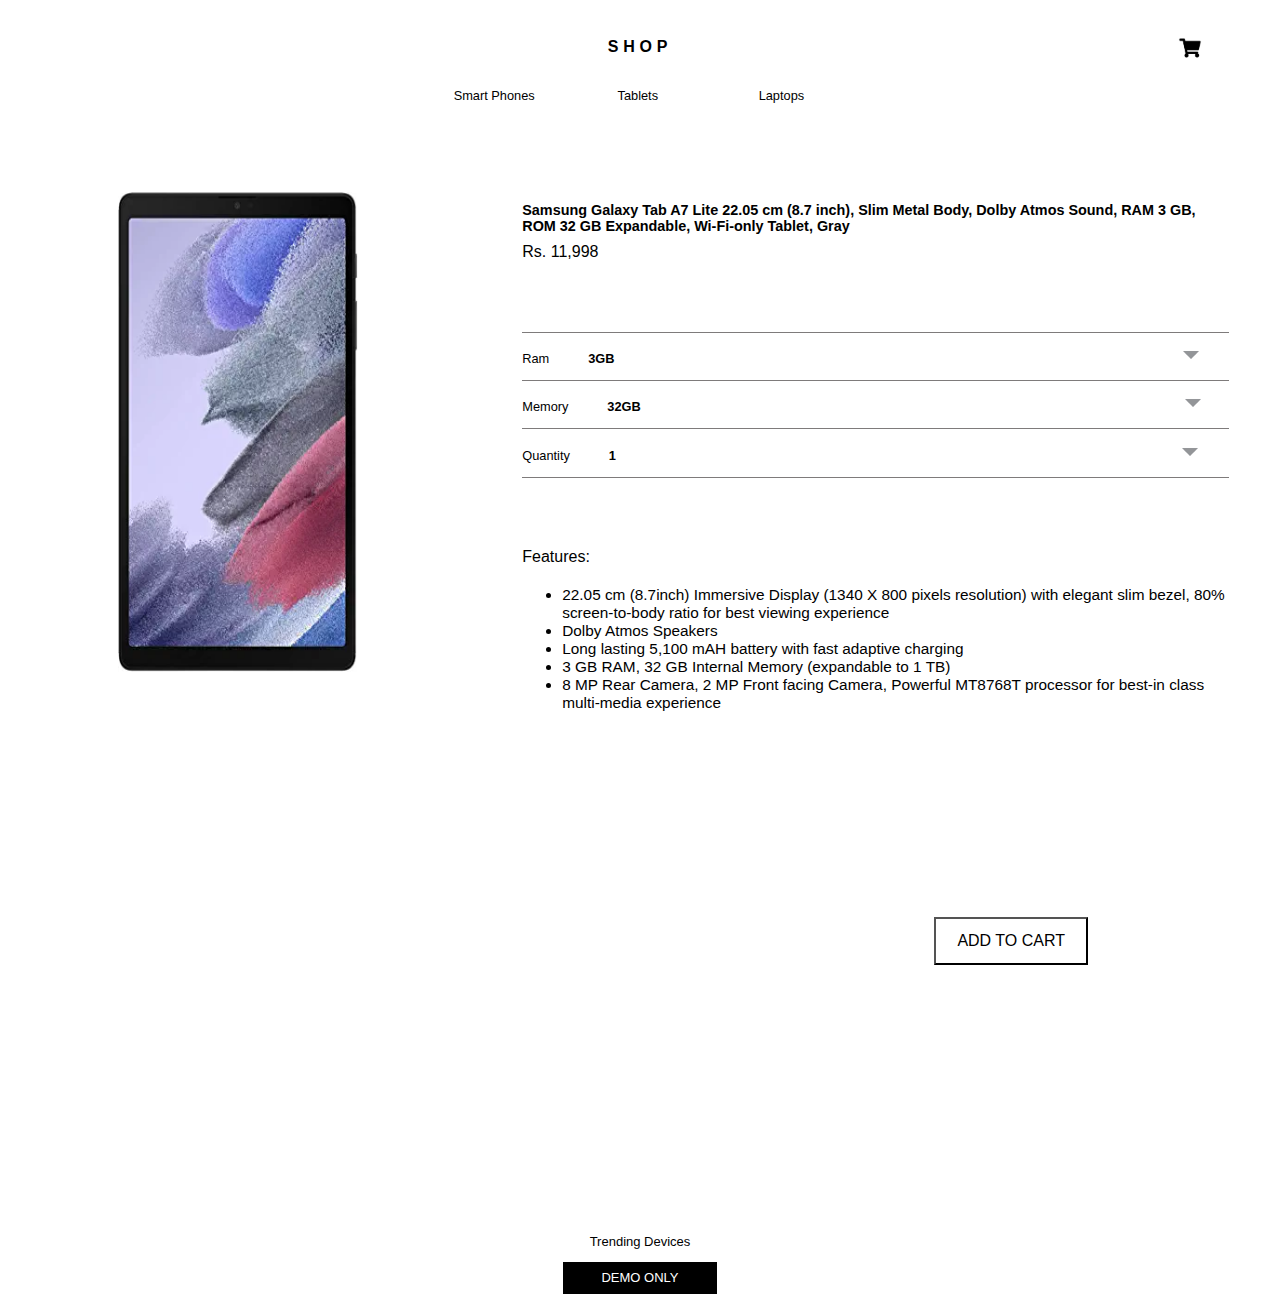
<file: tablet-detail.html>
<!DOCTYPE html>
<html lang="en">
<head>
    <meta charset="UTF-8">
    <meta http-equiv="X-UA-Compatible" content="IE=edge">
    <meta name="viewport" content="width=device-width, initial-scale=1.0">
    <title>Ecommerce | Tablet details</title>
    <link rel="stylesheet" href="./styles.css">
</head>
<body>
    <header class="home-header">
        <div class="home-product-category">
            <a href="./tablets.html"><img src="images/backward.png" ></a>
        </div>
        <div class="home-shop">
            <a href="./index.html"><p>SHOP</p></a>
        </div>
        <div class="home-cart-logo">
            <a href="./cart.html"><img src="images/shopping-cart.png" ></a>
        </div>
        <div class="home-product-list">
            <a href="./phones.html"><div>Smart Phones</div></a>
            <a href="./tablets.html"><div>Tablets</div></a>
            <a href="./laptops.html"><div>Laptops</div></a>
        </div>
    </header>
    <section class="single-tablet-detail">
        <div class="single-tablet-detail-image">
            <img src="./images/tablets/tablet2.webp">
        </div>
        <div class="single-tablet-detail-description">
            <h1 class="description">Samsung Galaxy Tab A7 Lite 22.05 cm (8.7 inch), Slim Metal Body, Dolby Atmos Sound, RAM 3 GB, ROM 32 GB Expandable, Wi-Fi-only Tablet, Gray</h1>
            <div class="price">
                Rs. 11,998
            </div>
            <div class="tablet-specification">
                <div class="l1"></div>
                <div class="tablet-ram">
                    <span class="ram">Ram</span>
                    <span class="ram-value">3GB</span>
                    <span><img src="./images/downward.png" class="image"></span>
                </div>
                <div class="l1"></div>
                <div class="tablet-memory">
                    <span class="memory">Memory</span>
                    <span class="memory-value">32GB</span>
                    <span><img src="./images/downward.png" class="image"></span>
                </div>
                <div class="l1"></div>
                <div class="tablet-quantity">
                    <span class="quantity">Quantity</span>
                    <span class="quantity-value">1</span>
                    <span><img src="./images/downward.png" class="image"></span>
                </div>
                <div class="l1"></div>
            </div>
            <h1 class="features">Features:</h1>
            <ul>
                <li>22.05 cm (8.7inch) Immersive Display (1340 X 800 pixels resolution) with elegant slim bezel, 80% screen-to-body ratio for best viewing experience
                </li>
                <li>Dolby Atmos Speakers
                </li>
                <li>Long lasting 5,100 mAH battery with fast adaptive charging
                </li>
                <li>3 GB RAM, 32 GB Internal Memory (expandable to 1 TB)
                </li>
                <li>8 MP Rear Camera, 2 MP Front facing Camera, Powerful MT8768T processor for best-in class multi-media experience
                </li>
            </ul>
        </div>
    </section>
    <footer class="footer">
        <a href="./cart.html"><button type="text">ADD TO CART</button></a>
    </footer>
    <footer class="home-footer">
        <p>Trending Devices</p>
        <div>
            DEMO ONLY
        </div>
    </footer>
</body>
</html>
</file>
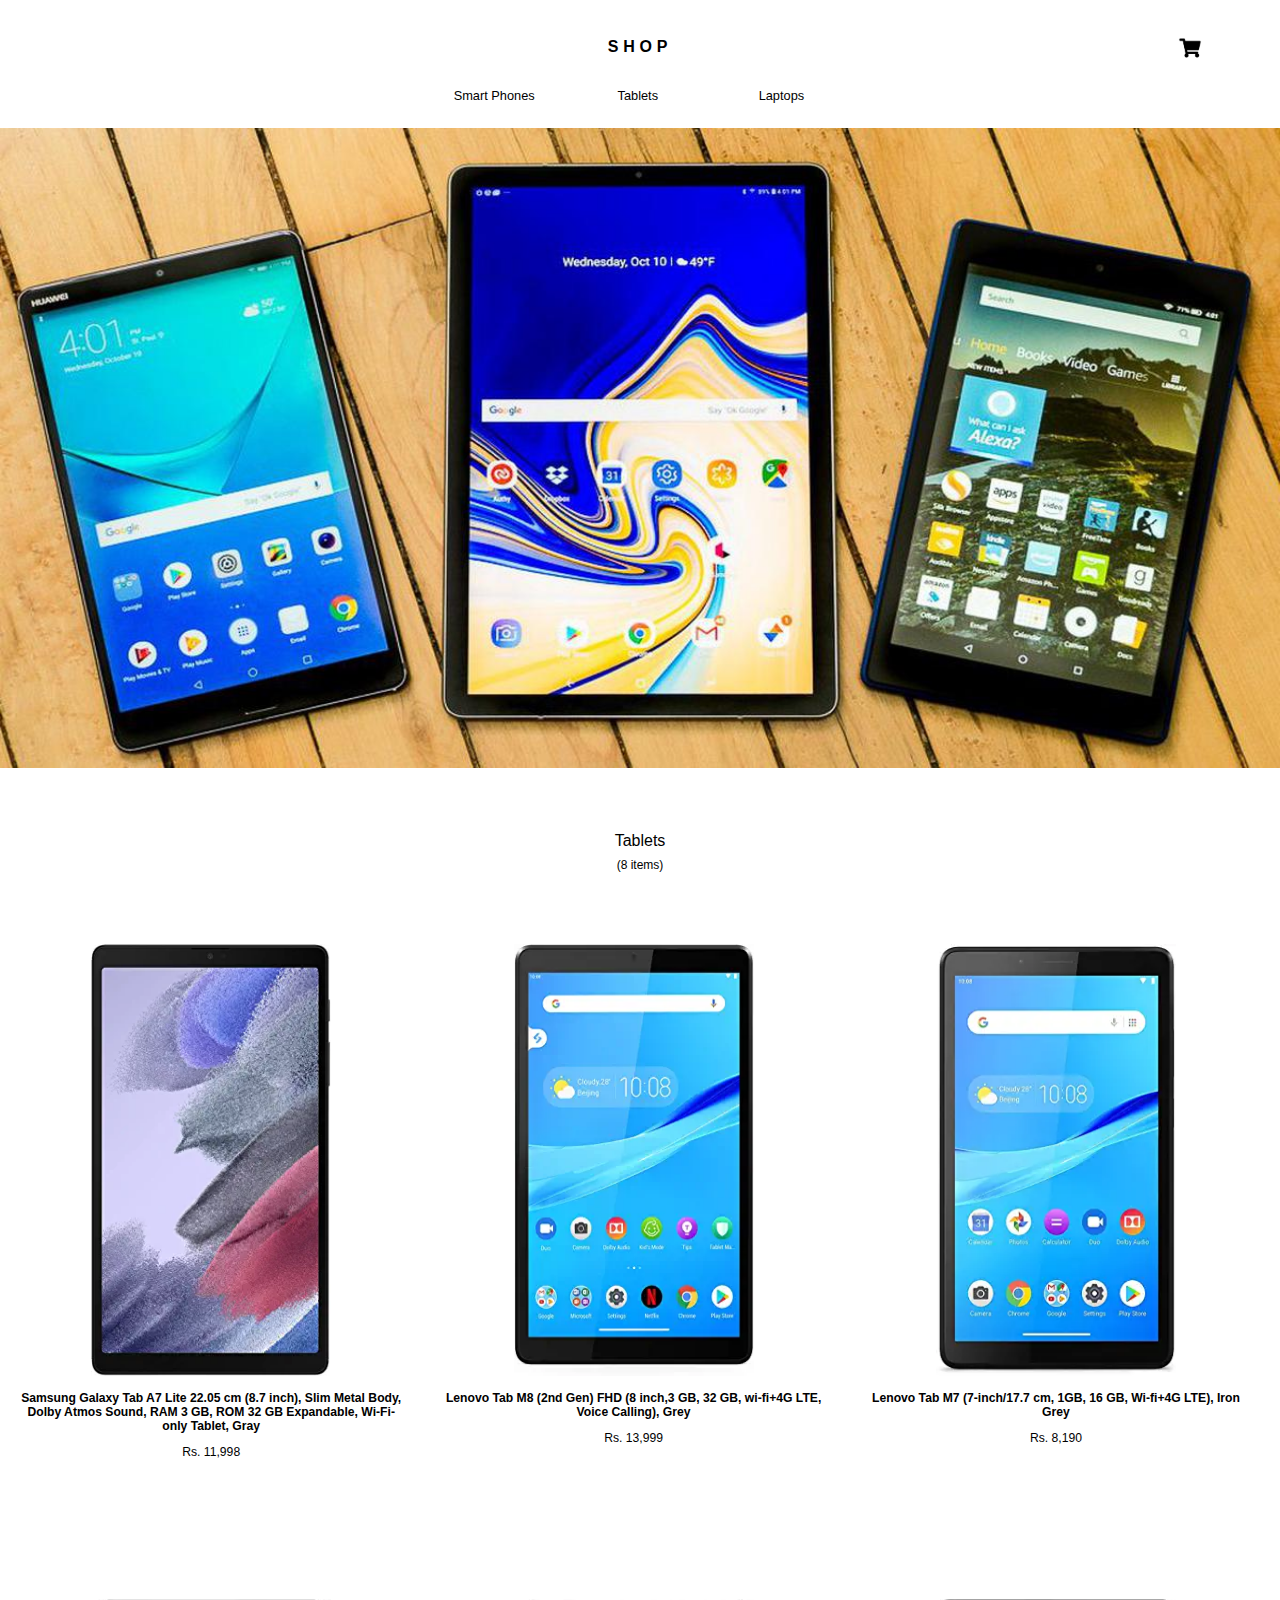
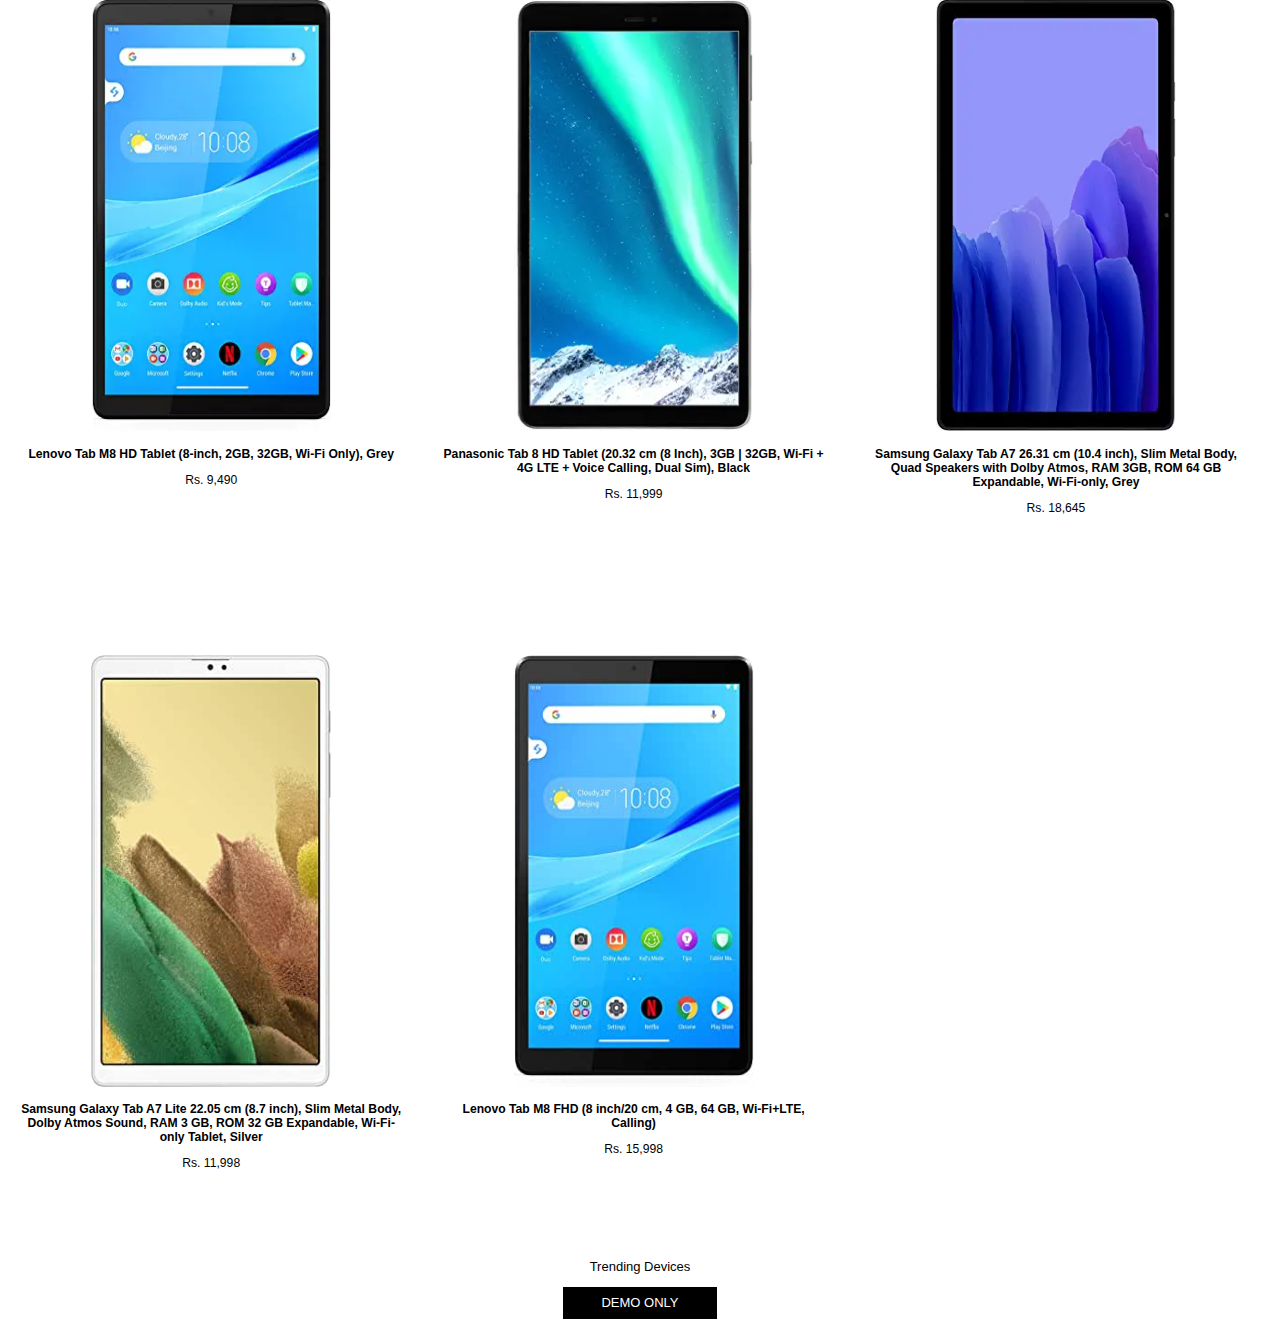
<file: tablets.html>
<!DOCTYPE html>
<html lang="en">
<head>
    <meta charset="UTF-8">
    <meta http-equiv="X-UA-Compatible" content="IE=edge">
    <meta name="viewport" content="width=device-width, initial-scale=1.0">
    <title>Ecommerce | Tablet</title>
    <link rel="stylesheet" href="./styles.css">
</head>
<body>
    <header class="home-header">
        <div class="home-product-category">
            <img src="images/navbar.png" >
        </div>
        <div class="home-shop">
            <a href="./index.html"><p>SHOP</p></a>
        </div>
        <div class="home-cart-logo">
            <a href="./cart.html"><img src="images/shopping-cart.png" ></a>
        </div>
        <div class="home-product-list">
            <a href="./phones.html"><div>Smart Phones</div></a>
            <a href="./tablets.html"><div>Tablets</div></a>
            <a href="./laptops.html"><div>Laptops</div></a>
        </div>
    </header>
    <section class="tablet-list">
        <img src="./images/tablets/tablet1.jpeg" class="tablet-image">
        <p class="l1">Tablets</p>
        <p class="l2">(8 items)</p>
        <div class="tablet-item-list">
            <div class="tablet-item">
                <a href="./tablet-detail.html">
                    <img src="images/tablets/tablet2.webp">
                    <p>Samsung Galaxy Tab A7 Lite 22.05 cm (8.7 inch), Slim Metal Body, Dolby Atmos Sound, RAM 3 GB, ROM 32 GB Expandable, Wi-Fi-only Tablet, Gray</p>
                    <p>Rs. 11,998</p>
                </a>
            </div>
            <div class="tablet-item">
                <img src="images/tablets/tablet3.webp" >
                <p>Lenovo Tab M8 (2nd Gen) FHD (8 inch,3 GB, 32 GB, wi-fi+4G LTE, Voice Calling), Grey</p>
                <p>Rs. 13,999</p>
            </div>
            <div class="tablet-item">
                <img src="images/tablets/tablet4.webp" >
                <p>Lenovo Tab M7 (7-inch/17.7 cm, 1GB, 16 GB, Wi-fi+4G LTE), Iron Grey</p>
                <p>Rs. 8,190</p>
            </div>
            <div class="tablet-item">
                <img src="images/tablets/tablet5.webp" >
                <p>Lenovo Tab M8 HD Tablet (8-inch, 2GB, 32GB, Wi-Fi Only), Grey</p>
                <p>Rs. 9,490</p>
            </div>
            <div class="tablet-item">
                <img src="images/tablets/tablet6.webp" >
                <p>Panasonic Tab 8 HD Tablet (20.32 cm (8 Inch), 3GB | 32GB, Wi-Fi + 4G LTE + Voice Calling, Dual Sim), Black</p>
                <p>Rs. 11,999</p>
            </div>
            <div class="tablet-item">
                <img src="images/tablets/tablet7.webp" >
                <p>Samsung Galaxy Tab A7 26.31 cm (10.4 inch), Slim Metal Body, Quad Speakers with Dolby Atmos, RAM 3GB, ROM 64 GB Expandable, Wi-Fi-only, Grey</p>
                <p>Rs. 18,645</p>
            </div>
            <div class="tablet-item">
                <img src="images/tablets/tablet8.jpeg" >
                <p>Samsung Galaxy Tab A7 Lite 22.05 cm (8.7 inch), Slim Metal Body, Dolby Atmos Sound, RAM 3 GB, ROM 32 GB Expandable, Wi-Fi-only Tablet, Silver</p>
                <p>Rs. 11,998</p>
            </div>
            <div class="tablet-item">
                <img src="images/tablets/tablet9.jpeg" >
                <p>Lenovo Tab M8 FHD (8 inch/20 cm, 4 GB, 64 GB, Wi-Fi+LTE, Calling)</p>
                <p>Rs. 15,998</p>
            </div>
        </div>
    </section>
    <footer class="home-footer">
        <p>Trending Devices</p>
        <div>
            DEMO ONLY
        </div>
    </footer>
</body>
</html>
</file>
<file: styles.css>
body{
    padding: 0;
    margin: 0;
    font-family: Roboto, Noto, sans-serif;
}
.home-header {
    width: 100vw;
    height: 4.5rem;
    display: flex;
    flex-flow: row wrap;
}
.home-product-list{
    display: none;
}
.phone-list .phone-image, .tablet-list .tablet-image , .laptop-list .laptop-image{
    display: none;
}
.home-header img{
    width: 1.5rem;
    height: 1.5rem;
}
.home-product-category{
    width: 40vw;
}
.home-product-category img{
    margin: 15% 20%;
}
.home-shop{
    width: 20vw;
    text-align: center;
    margin-top: 7%;
    font-weight: 600;
    font-size: 1rem;
    letter-spacing: 0.3rem;
}
.home-shop p{
    padding: 0;
    margin: 0;
}
.home-shop a{
    text-decoration: none;
    color: #000000;
}
.home-cart-logo{
    width: 40vw;
}
.home-cart-logo img{
    margin: 15% 0 0 60%;
}

.home-product-section img{
    width: 100vw;
    height: 15rem;
}

.home-product-section p{
    margin: 3vh 30vw 2vh 30vw; 
    width: 40vw;
    text-align: center;
}
.home-product-section button{
    margin: 3vh 30vw 7vh 30vw; 
    width: 40vw;
    text-align: center;
}

.home_button_1{
    height: 40px;
    background-color: #ffffff;
}

.home-footer{
    text-align: center;
}
.home-footer p{
 color: #000000;
 font-weight: 100;
 font-size: small;
}
.home-footer div{
    background-color: black;
    height: 2rem;
    color: #ffffff;
    width: 30vw;
    line-height: 2rem;
    margin: auto;
    font-size:small;
}

/* phone */

.phone-list p{
    text-align: center;
}
.phone-list .l1{
    margin: 0;
}
.phone-list .l2{
    margin: 0.5rem;
    font-size: 75%;
    font-weight: lighter;
}

.phone-item-list{
    display: flex;
    flex-flow: row wrap;
}
.phone-item-list a{
    text-decoration: none;
    color: #000000;
    text-align: center;
}
.phone-item{
    text-align: center;
    width: 50vw;
    margin: 5% 0;
}
.phone-item img{
    width: 6rem;
    height: 12rem;
}
.phone-item p:nth-child(even) {
    font-size: 70%;
    font-weight: bolder;
    padding: 0 4%;
}
.phone-item p:nth-child(odd) {
    font-size: 70%;
    font-weight:lighter;
}

/* tablets */

.tablet-list p{
    text-align: center;
}
.tablet-list .l1{
    margin: 0;
}
.tablet-list .l2{
    margin: 0.5rem;
    font-size: 75%;
    font-weight: lighter;
}

.tablet-item-list{
    display: flex;
    flex-flow: row wrap;

}
.tablet-item-list a{
    text-decoration: none;
    color: #000000;
    text-align: center;
}
.tablet-item{
    text-align: center;
    width: 50vw;
    margin: 5% 0;
    font-size: 80%;
}
.tablet-item img{
    width: 6rem;
    height: 12rem;
}
.tablet-item p:nth-child(even) {
    font-size: 70%;
    font-weight: bolder;
    padding: 0 4%;
}
.tablet-item p:nth-child(odd) {
    font-size: 70%;
    font-weight:lighter;
}

/* laptops */

.laptop-list p{
    text-align: center;
}
.laptop-list .l1{
    margin: 0;
}
.laptop-list .l2{
    margin: 0.5rem;
    font-size: 75%;
    font-weight: lighter;
}

.laptop-item-list{
    display: flex;
    flex-flow: row wrap;

}
.laptop-item-list a{
    text-decoration: none;
    color: #000000;
    text-align: center;
}
.laptop-item{
    text-align: center;
    width: 50vw;
    margin: 5% 0;
    font-size: 80%;
}
.laptop-item img{
    width: 10rem;
    height: 8rem;
}
.laptop-item p:nth-child(even) {
    font-size: 70%;
    font-weight: bolder;
    padding: 0 4%;
}
.laptop-item p:nth-child(odd) {
    font-size: 70%;
    font-weight:lighter;
}

/* single phone detail */

.single-phone-detail{
    padding: 5%;
}
.single-phone-detail-image img{
    width: 10rem;
    height: 18rem;
    margin: 0 25%;
    text-align: center;
}

.single-phone-detail-description .description{
    font-size: 90%;
}
.single-phone-detail-description .price{
    font-size: 70%;
    font-weight: lighter;
}

.single-phone-detail-description .features{
    font-weight: lighter;
    font-size: 100%;
}
.single-phone-detail li{
    font-weight: lighter;
    font-size: 80%;
}

.single-phone-detail .phone-specification{
    margin: 10% 0;
}

.single-phone-detail .phone-specification .l1{
    height: 1px;
    width: 100%;
    font-weight:100;
    background-color: #7e7b7b;
    margin: 8% 0;
}

.single-phone-detail ul{
    margin-bottom: 20%;
}

.phone-specification .image{
    height: 1rem;
    width: 1rem;
    margin-left: 60%;
}
.phone-specification .phone-memory .image{
    margin-left: 52%;
}
.phone-specification {
    font-size: 80%;
    font-weight: lighter;
}
.phone-specification .quantity-value, .phone-specification .ram-value, .phone-specification .memory-value{
    margin: 0 5%;
    font-weight:800;
}

.footer{
    position: fixed;
    bottom: 0;
    width: 100%;
}
.footer button{
    bottom: 0;
    font-size: 100%;
    width: 100%;
    height: 4rem;
    background-color: #080944;
    color: #ffffff;
}

/* single tablet detail */

.single-tablet-detail{
    padding: 5%;
}
.single-tablet-detail-image img{
    width: 10rem;
    height: 18rem;
    margin: 0 25%;
    text-align: center;
}

.single-tablet-detail-description .description{
    font-size: 90%;
}
.single-tablet-detail-description .price{
    font-size: 70%;
    font-weight: lighter;
}

.single-tablet-detail-description .features{
    font-weight: lighter;
    font-size: 100%;
}
.single-tablet-detail li{
    font-weight: lighter;
    font-size: 80%;
}

.single-tablet-detail .tablet-specification{
    margin: 10% 0;
}

.single-tablet-detail .tablet-specification .l1{
    height: 1px;
    width: 100%;
    font-weight:100;
    background-color: #7e7b7b;
    margin: 8% 0;
}

.single-tablet-detail ul{
    margin-bottom: 20%;
}

.tablet-specification .image{
    height: 1rem;
    width: 1rem;
    margin-left: 60%;
}
.tablet-specification .tablet-memory .image{
    margin-left: 52%;
}
.tablet-specification {
    font-size: 80%;
    font-weight: lighter;
}
.tablet-specification .quantity-value, .tablet-specification .ram-value, .tablet-specification .memory-value{
    margin: 0 5%;
    font-weight:800;
}

.footer{
    position: fixed;
    bottom: 0;
    width: 100%;
}
.footer button{
    bottom: 0;
    font-size: 100%;
    width: 100%;
    height: 4rem;
    background-color: #080944;
    color: #ffffff;
}

/* single laptop detail */

.single-laptop-detail{
    padding: 5%;
}
.single-laptop-detail-image img{
    width: 15rem;
    height: 10rem;
    text-align: center;
    margin: 0 14%;
}

.single-laptop-detail-description .description{
    font-size: 90%;
}
.single-laptop-detail-description .price{
    font-size: 70%;
    font-weight: lighter;
}

.single-laptop-detail-description .features{
    font-weight: lighter;
    font-size: 100%;
}
.single-laptop-detail li{
    font-weight: lighter;
    font-size: 80%;
}

.single-laptop-detail .laptop-specification{
    margin: 10% 0;
}

.single-laptop-detail .laptop-specification .l1{
    height: 1px;
    width: 100%;
    font-weight:100;
    background-color: #7e7b7b;
    margin: 8% 0;
}

.single-laptop-detail ul{
    margin-bottom: 20%;
}

.laptop-specification .image{
    height: 1rem;
    width: 1rem;
    margin-left: 60%;
}
.laptop-specification .laptop-memory .image{
    margin-left: 50%;
}
.laptop-specification {
    font-size: 80%;
    font-weight: lighter;
}
.laptop-specification .quantity-value, .laptop-specification .ram-value, .laptop-specification .memory-value{
    margin: 0 5%;
    font-weight:800;
}

.footer{
    position: fixed;
    bottom: 0;
    width: 100%;
}
.footer button{
    bottom: 0;
    font-size: 100%;
    width: 100%;
    height: 4rem;
    background-color: #080944;
    color: #ffffff;
}

/* cart styling */

.phone-cart p{
    text-align: center;
}
.phone-cart-details{
    display: flex;
    padding: 5%;
}
.phone-cart .phone-cart-details .phone-cart-product-image img{
    width: 3rem;
    height: 5rem;
}
.phone-cart-product-image{
    text-align: center;
    float: left;
    width: 25%;
    margin: auto 0;
}
.phone-cart-specification{
    float: right;
    width: 90%;
    font-size: 80%;
    padding: 5%;
}
.phone-cart-specs div{
    margin: 4% 0;
    font-weight: lighter;
}
.phone-cart-specs div:nth-child(3n){
    margin:0 4.5%;
}
.phone-cart-specification div span{
    margin: 0 4%;
}

.phone-cart-specs div span img{
    width: 0.8rem;
    height: 0.8rem;
}
.phone-cart-name {
    display: flex;
}
.phone-cart-name h1{
    width: 85%;
    float: left;
    padding: 0;
    margin: 2% 0;
    font-size: 75%;
}
.phone-cart-name img{
    width: 30%;
    float: right;
    width: 1rem;
    height: 1rem;
    margin-left: 10%;
}

.cart-footer{
    position: fixed;
    bottom: 0;
    width: 100%;
}
.cart-footer button{
    bottom: 0;
    font-size: 100%;
    width: 100%;
    height: 4rem;
    background-color: #080944;
    color: #ffffff;
}

.cart-home-footer{
    display: none;
}

.total-cart-price{
    font-weight: bold;
    margin-left: 65%;
    font-size: 80%;
}

/* checkout styling */

.checkout-info{
    margin-bottom: 20%;
}
.checkout-info p{
    text-align: center;
}
.checkout-info .l1{
    margin: 0;
}
.checkout-info .l2{
    margin: 0.5rem;
    font-size: 75%;
    font-weight: lighter;
}

.checkout-details{
    padding: 5% 8%;
}
.account-info{
    margin: 0 0 5% 0;
    font-size: small;
    font-weight: bold;
}

form .email, form .mobile{
    width: 97%;
    margin: 5% 0;
    height: 2rem;
    border: none;
    font-size: 100%;
    border-bottom: 1px solid #b8b4b4;
}

.shipping-info{
    margin: 5% 0;
    font-size: small;
    font-weight: bold;
}

form .address, form .city{
    width: 97%;
    margin: 5% 0;
    height: 2rem;
    border: none;
    font-size: 100%;
    border-bottom: 1px solid #b8b4b4;
}
form .state, form .code{
    width: 47%;
    margin: 5% 0;
    height: 2rem;
    border: none;
    font-size: 100%;
    border-bottom: 1px solid #b8b4b4;
}

.country-info{
    font-size: 90%;
}
.country-info .country{
    margin: 5% 0;
}

.country-info .type-of-country img{
    width: 1rem;
    height: 1rem;
}

.country-info .type-of-country input{
    width: 90%;
    margin: 0;
    height: 2rem;
    border: none;
    font-size: 100%;
    font-weight:700;
}

.country-info .l1{
    height: 1px;
    border-bottom: 1px solid #b8b4b4;
    width: 97%;
}

#billing-add-details {
    display: none;
    font-size: 90%;
}
#billing-add-details .country{
    margin: 5% 0;
}

#billing-add-details .type-of-country img{
    width: 1rem;
    height: 1rem;
}

#billing-add-details .type-of-country input{
    width: 90%;
    margin: 0;
    height: 2rem;
    border: none;
    font-size: 100%;
    font-weight:700;
}

#billing-add-details .l1{
    height: 1px;
    border-bottom: 1px solid #b8b4b4;
}

.billing-info .billing-address{
    margin: 5% 0;
    font-size: small;
    font-weight: bold;
}
.billing-info .b1{
    margin: 0 3% 0 0;
    padding: 0;
    height: 1rem;
    width: 1rem;
}
.billing-info label{
    font-size: small;
    font-weight: lighter;
}

.payment-info{
    margin: 5% 0;
    font-size: small;
    font-weight: bold;
}

form .name, form .number{
    width: 97%;
    margin: 5% 0;
    height: 2rem;
    border: none;
    font-size: 100%;
    border-bottom: 1px solid #b8b4b4;
}

.payment-info .card-details input{
    width: 30.5%;
    margin: 5% 0;
    height: 2rem;
    border: none;
    font-size: 120%;
    border-bottom: 1px solid #b8b4b4;
}

.order-details .order{
    margin: 5% 0;
    font-size: small;
    font-weight: bold;
}
.order-details .product-details span{
    font-size: 70%;
}
.order-details .product-details span:nth-child(even){
    margin-left: 18%;
}

.order-details .total-price{
    margin: 10% 0;
    color: #000000;
}
.order-details .total-price span{
    font-size: 90%;
}
.order-details .total-price span:nth-child(even){
    margin-left: 65%;
}

.checkout-home-footer{
    display: none;
}

.checkout-place-footer button{
    bottom: 0;
    font-size: 100%;
    width: 100%;
    height: 4rem;
    background-color: #080944;
    color: #ffffff;
}

/* tablet resoluytion */

@media screen and (max-width: 510px) {
    .order-details .product-details{
        font-size: 75%;
    }
    .order-details .total-price{
        font-size: 90%;
    }
    .order-details .product-details span:nth-child(even){
        margin-left: 33%;
    }
}

@media screen and (min-width: 400px) and (max-width: 700px) {
    .home-header .home-product-category img{
        margin: 9%;
    }
    .home-header .home-shop{
        margin-top: 4%;
    }
    .home-header .home-cart-logo img{
        margin-left: 80%;
        margin-top: 10%;
    }
    .home-product-section img{
        height: 25rem;
    }
    .home-product-section .home_button_1{
        width: 25%;
        margin-left: 37%;
        margin-right: 37%;
    }
    .home-footer div{
        width: 18%;
    }
    .phone-list .phone-item-list .phone-item img{
        width: 10rem;
        height: 20rem;
    }
    .tablet-list .tablet-item-list .tablet-item img{
        width: 10rem;
        height: 20rem;
    }
    .laptop-list .laptop-item-list .laptop-item img{
        width: 15rem;
        height: 15rem;
    }
    .phone-list .phone-item-list .phone-item p{
       font-size: 80%;
    }
    .tablet-list .tablet-item-list .tablet-item p{
        font-size: 90%;
     }
    .laptop-list .laptop-item-list .laptop-item p{
        font-size: 90%;
    }
    .single-phone-detail .single-phone-detail-image img{
        width: 15rem;
        height: 30rem;
    }
    .single-phone-detail .single-phone-detail-image{
        text-align: center;
    }
    .single-phone-detail-description h1{
        margin: 5% 0;
    }
    .single-phone-detail-description .price{
        font-size: 90%;
    }
    .single-phone-detail-description .phone-specification .l1{
        margin: 3% 0;
    }
    .single-phone-detail-description .phone-specification{
        font-size: 90%;
    }
    .single-phone-detail-description .phone-specification .phone-ram .image{
        margin-left: 70%;
    }
    .single-phone-detail-description .phone-specification .phone-memory .image{
        margin-left: 65%;
    }
    .single-phone-detail-description .phone-specification .phone-quantity .image{
        margin-left: 69.5%;
    }
    .single-phone-detail-description ul{
        font-size: 120%;
    }

    .single-tablet-detail .single-tablet-detail-image img{
        width: 15rem;
        height: 30rem;
    }
    .single-tablet-detail .single-tablet-detail-image{
        text-align: center;
    }
    .single-tablet-detail-description h1{
        margin: 5% 0;
    }
    .single-tablet-detail-description .price{
        font-size: 90%;
    }
    .single-tablet-detail-description .tablet-specification .l1{
        margin: 3% 0;
    }
    .single-tablet-detail-description .tablet-specification{
        font-size: 90%;
    }
    .single-tablet-detail-description .tablet-specification .tablet-ram .image{
        margin-left: 70%;
    }
    .single-tablet-detail-description .tablet-specification .tablet-memory .image{
        margin-left: 65%;
    }
    .single-tablet-detail-description .tablet-specification .tablet-quantity .image{
        margin-left: 69.5%;
    }

    .single-tablet-detail-description ul{
        font-size: 120%;
    }

    .single-laptop-detail .single-laptop-detail-image img{
        width: 25rem;
        height: 18rem;
    }
    .single-laptop-detail .single-laptop-detail-image{
        text-align: center;
    }
    .single-laptop-detail-description h1{
        margin: 5% 0;
    }
    .single-laptop-detail-description .price{
        font-size: 90%;
    }
    .single-laptop-detail-description .laptop-specification .l1{
        margin: 3% 0;
    }
    .single-laptop-detail-description .laptop-specification{
        font-size: 90%;
    }
    .single-laptop-detail-description .laptop-specification .laptop-ram .image{
        margin-left: 70%;
    }
    .single-laptop-detail-description .laptop-specification .laptop-memory .image{
        margin-left: 65%;
    }
    .single-laptop-detail-description .laptop-specification .laptop-quantity .image{
        margin-left: 69.5%;
    }
    .single-laptop-detail-description ul{
        font-size: 120%;
    }
    .phone-cart-specification{
        font-size: 100%;
    }
    .phone-cart-details{
        padding-top: 0;
    }
    .phone-cart .phone-cart-details .phone-cart-product-image img{
        height: 10rem;
        width: 5rem;
    }
    .phone-cart .total-cart-price{
        margin-left: 76%;
    }
    .checkout-details{
        padding: 3%;
    }
    .checkout-info .checkout-details form .state, .checkout-info .checkout-details form .code{
        width: 47.5%;
    }
    .checkout-info .checkout-details form .month, .checkout-info .checkout-details form .year, .checkout-info .checkout-details form .cvv{
        width: 31.5%;
    }
    .checkout-info .checkout-details .order-details{
        font-size: 100%;
    }
    .checkout-info .checkout-details .order-details .product-details span:nth-child(even){
        margin-left: 59%;
    }
    .checkout-info .checkout-details .order-details .total-price span:nth-child(even){
        margin-left: 81%;
    }
}

/* tablet resolution */
@media screen and (min-width: 701px) and (max-width: 1100px) {
    .home-header{
        height: 6rem;
    }
    .home-header .home-product-category img{
        display: none;
    }
    .home-product-list{
        display: flex;
        flex-flow: row wrap;
        margin: 0 33%;
        width: 40%;
    }
    .home-product-list div{
        font-size: 80%;
        margin: 0 9.5%;
        text-align: center;
    }
    .home-product-list a{
        text-decoration: none;
        color: #000000;
        width: 33%;
    }
    .home-header .home-shop{
        margin-top: 3%;
    }
    .home-header .home-cart-logo img{
        margin-left: 80%;
        margin-top: 7%;
    }
    .home-product-section img{
        height: 30rem;
    }
    .home-product-section .home_button_1{
        width: 15%;
        margin-left: 42.5%;
        margin-right: 42%;
    }
    .home-footer div{
        width: 12%;
    }
    .phone-list .phone-image, .tablet-list .tablet-image , .laptop-list .laptop-image{
        display: block;
        width: 100%;
        height: 25rem;
    }
    .phone-list .l1, .tablet-list .l1, .laptop-list .l1{
        margin-top: 5%;
    }

    .phone-item-list{
        display: flex;
        flex-flow: row wrap;
    }
    .phone-item{
        text-align: center;
        width: 33vw;
        margin: 5% 0;
    }
    .tablet-item-list{
        display: flex;
        flex-flow: row wrap;
    }
    .tablet-item{
        text-align: center;
        width: 33vw;
        margin: 5% 0;
    }
    .laptop-item-list{
        display: flex;
        flex-flow: row wrap;
    }
    .laptop-item{
        text-align: center;
        width: 33vw;
        margin: 5% 0;
    }

    .phone-list .phone-item-list .phone-item img{
        width: 13rem;
        height: 25rem;
    }
    .tablet-list .tablet-item-list .tablet-item img{
        width: 13rem;
        height: 25rem;
    }
    .laptop-list .laptop-item-list .laptop-item img{
        width: 18rem;
        height: 12rem;
    }
    .phone-list .phone-item-list .phone-item p{
       font-size: 80%;
    }
    .tablet-list .tablet-item-list .tablet-item p{
        font-size: 90%;
     }
    .laptop-list .laptop-item-list .laptop-item p{
        font-size: 90%;
    }

    .footer{
        position: static;
        width: 20%;
    }

    .footer button{
        background-color: #ffffff;
        color: #000000;
        margin: 0 0 100% 365%;
        height: 3rem;
        width: 10rem;
    }

    .single-phone-detail{
        display: flex;
        width: 100%;
        padding: 5% 0;
    }
    .single-phone-detail-image img{
        width: 15rem;
        height: 30rem;
    }
    .single-phone-detail-image{
        float: left;
        width: 40%;
    }
    .single-phone-detail-description{
        float: right;
        width: 60%;
        padding: 0 4%;
    }

    .single-phone-detail-description .phone-specification .l1{
        margin: 2% 0;
    }

    .phone-specification .phone-ram span .image{
        margin-left: 75%;
        margin-right: 0;
    }
    .phone-specification .phone-memory span .image{
        margin-left: 70%;
        margin-right: 0;
    }
    .phone-specification .phone-quantity span .image{
        margin-left: 74.6%;
        margin-right: 0;
    }

    .single-phone-detail-description .price{
        font-size: 90%;
    }

    .single-tablet-detail{
        display: flex;
        width: 100%;
        padding: 5% 0;
    }
    .single-tablet-detail-image img{
        width: 15rem;
        height: 30rem;
    }
    .single-tablet-detail-image{
        float: left;
        width: 40%;
    }
    .single-tablet-detail-description{
        float: right;
        width: 60%;
        padding: 0 4%;
    }

    .single-tablet-detail-description .tablet-specification .l1{
        margin: 2% 0;
    }

    .tablet-specification .tablet-ram span .image{
        margin-left: 75%;
        margin-right: 0;
    }
    .tablet-specification .tablet-memory span .image{
        margin-left: 70%;
        margin-right: 0;
    }
    .tablet-specification .tablet-quantity span .image{
        margin-left: 74.6%;
        margin-right: 0;
    }

    .single-tablet-detail-description .price{
        font-size: 90%;
    }

    .single-laptop-detail{
        display: flex;
        width: 100%;
        padding: 5% 0;
    }
    .single-laptop-detail-image img{
        width: 20rem;
        height: 20rem;
    }
    .single-laptop-detail-image{
        float: left;
        width: 40%;
    }
    .single-laptop-detail-description{
        float: right;
        width: 60%;
        padding: 0 4%;
    }

    .single-laptop-detail-description .laptop-specification .l1{
        margin: 2% 0;
    }

    .laptop-specification .laptop-ram span .image{
        margin-left: 75%;
        margin-right: 0;
    }
    .laptop-specification .laptop-memory span .image{
        margin-left: 70%;
        margin-right: 0;
    }
    .laptop-specification .laptop-quantity span .image{
        margin-left: 74.6%;
        margin-right: 0;
    }

    .single-laptop-detail-description .price{
        font-size: 90%;
    }


    .phone-cart-specification{
        padding: 0 5%;
    }
    .phone-cart-specs{
        display: flex;
    }
    .phone-cart-specs div:nth-child(odd){
        width: 30%;
        text-align: center;
    }
    .phone-cart-specs div:nth-child(even){
        width: 40%;
        text-align: center;
    }
    .phone-cart-specs div:nth-child(3n){
        margin-top: 4%;
    }

    .phone-cart .phone-cart-details .phone-cart-product-image img{
        width: 5rem;
        height: 10rem;
    }

    .phone-cart-specification .phone-cart-name h1{
        font-size: 100%;
    }

    .total-cart-price{
        margin-left: 55%;
        margin-bottom: 2%;
    }

    .checkout-info .checkout-details{
        display: flex;
        flex-flow: row wrap;
    }
    .check_1{
        width: 40%;
        padding: 0 5%;
    }
    .check_2{
        width: 40%;
        padding: 0 5%;
    }
    .check_2 .payment-info{
        margin-top: 0;
    }
    .check_2 .order-details .product-details span:nth-child(even){
        margin-left: 32%;
    }

    .cart-home-footer{
        display: block;
    }
    .checkout-home-footer{
        display: block;
    }

    .cart-home-footer{
        text-align: center;
        margin-top: 20%;
    }
    .cart-home-footer p{
     color: #000000;
     font-weight: 100;
     font-size: small;
    }
    .cart-home-footer div{
        background-color: black;
        height: 2rem;
        color: #ffffff;
        width: 15vw;
        line-height: 2rem;
        margin: auto;
        font-size:small;
    }

    .checkout-home-footer{
        text-align: center;
        margin-top: 20%;
    }
    .checkout-home-footer p{
     color: #000000;
     font-weight: 100;
     font-size: small;
    }
    .checkout-home-footer div{
        background-color: black;
        height: 2rem;
        color: #ffffff;
        width: 150vw;
        line-height: 2rem;
        margin: auto;
        font-size:small;
        bottom: 0;
    }
    .cart-footer{
        position: relative;
        z-index: 2;
        width: 20%;
        margin-top: -5%;
    }
    .cart-footer button{
        background-color: #ffffff;
        color: #000000;
        margin-left: 350%;
        height: 3rem;
    }
    .checkout-home-footer{
        text-align: center;
        margin-top: 20%;
    }
    .checkout-home-footer p{
     color: #000000;
     font-weight: 100;
     font-size: small;
    }
    .checkout-home-footer div{
        background-color: black;
        height: 2rem;
        color: #ffffff;
        width: 15vw;
        line-height: 2rem;
        margin: auto;
        font-size:small;
    }
    .checkout-place-footer{
        position: relative;
        z-index: 1;
        margin-top: -42%;
    }
    .checkout-place-footer button{
        background-color: #ffffff;
        color: #000000;
        width: 15%;
        height: 3rem;
        margin-left: 54%;
    }
}

/* laptop resolution */

@media screen and (min-width: 1101px){
    .home-header{
        height: 8rem;
    }
    .home-header .home-product-category img{
        display: none;
    }
    .home-product-list{
        display: flex;
        flex-flow: row wrap;
        margin: 0 33%;
        width: 40%;
    }
    .home-product-list div{
        font-size: 80%;
        margin: 0 9.5%;
        text-align: center;
    }
    .home-product-list a{
        text-decoration: none;
        color: #000000;
        width: 33%;
    }
    .home-header .home-shop{
        margin-top: 3%;
    }
    .home-header .home-cart-logo img{
        margin-left: 80%;
        margin-top: 7%;
    }
    .home-product-section img{
        height: 40rem;
    }
    .home-product-section .home_button_1{
        width: 12%;
        margin-left: 44%;
        margin-right: 44%;
    }
    .home-footer div{
        width: 12%;
    }
    .phone-list .phone-image, .tablet-list .tablet-image , .laptop-list .laptop-image{
        display: block;
        width: 100%;
        height: 40rem;
    }
    .phone-list .l1, .tablet-list .l1, .laptop-list .l1{
        margin-top: 5%;
    }

    .phone-item-list{
        display: flex;
        flex-flow: row wrap;
    }
    .phone-item{
        text-align: center;
        width: 33vw;
        margin: 5% 0;
    }
    .tablet-item-list{
        display: flex;
        flex-flow: row wrap;
    }
    .tablet-item{
        text-align: center;
        width: 33vw;
        margin: 5% 0;
    }
    .laptop-item-list{
        display: flex;
        flex-flow: row wrap;
    }
    .laptop-item{
        text-align: center;
        width: 33vw;
        margin: 5% 0;
    }

    .phone-list .phone-item-list .phone-item img{
        width: 15rem;
        height: 27rem;
    }
    .tablet-list .tablet-item-list .tablet-item img{
        width: 15rem;
        height: 27rem;
    }
    .laptop-list .laptop-item-list .laptop-item img{
        width: 20rem;
        height: 14rem;
    }
    .phone-list .phone-item-list .phone-item p{
       font-size: 85%;
    }
    .tablet-list .tablet-item-list .tablet-item p{
        font-size: 95%;
     }
    .laptop-list .laptop-item-list .laptop-item p{
        font-size: 95%;
    }

    .footer{
        position: static;
        width: 20%;
    }

    .footer button{
        background-color: #ffffff;
        color: #000000;
        margin: 0 0 100% 365%;
        height: 3rem;
        width: 8rem;
    }

    .single-phone-detail{
        display: flex;
        width: 100%;
        padding: 5% 0;
    }
    .single-phone-detail-image img{
        width: 15rem;
        height: 30rem;
    }
    .single-phone-detail-image{
        float: left;
        width: 40%;
    }
    .single-phone-detail-description{
        float: right;
        width: 60%;
        padding: 0 4%;
    }

    .single-phone-detail-description .phone-specification .l1{
        margin: 2% 0;
    }

    .phone-specification .phone-ram span .image{
        margin-left: 75%;
        margin-right: 0;
    }
    .phone-specification .phone-memory span .image{
        margin-left: 71.5%;
        margin-right: 0;
    }
    .phone-specification .phone-quantity span .image{
        margin-left: 74.6%;
        margin-right: 0;
    }

    .single-phone-detail-description .price{
        font-size: 100%;
    }
    .single-phone-detail-description ul{
        font-size: 120%;
    }

    .single-tablet-detail{
        display: flex;
        width: 100%;
        padding: 5% 0;
    }
    .single-tablet-detail-image img{
        width: 15rem;
        height: 30rem;
    }
    .single-tablet-detail-image{
        float: left;
        width: 40%;
    }
    .single-tablet-detail-description{
        float: right;
        width: 60%;
        padding: 0 4%;
    }

    .single-tablet-detail-description .tablet-specification .l1{
        margin: 2% 0;
    }

    .single-tablet-detail-description ul{
        font-size: 120%;
    }

    .tablet-specification .tablet-ram span .image{
        margin-left: 75%;
        margin-right: 0;
    }
    .tablet-specification .tablet-memory span .image{
        margin-left: 71.5%;
        margin-right: 0;
    }
    .tablet-specification .tablet-quantity span .image{
        margin-left: 74.6%;
        margin-right: 0;
    }

    .single-tablet-detail-description .price{
        font-size: 100%;
    }

    .single-laptop-detail{
        display: flex;
        width: 100%;
        padding: 5% 0;
    }
    .single-laptop-detail-image img{
        width: 25rem;
        height: 20rem;
    }
    .single-laptop-detail-image{
        float: left;
        width: 40%;
    }
    .single-laptop-detail-description{
        float: right;
        width: 60%;
        padding: 0 4%;
    }
    .single-laptop-detail-description ul{
        font-size: 120%;
    }

    .single-laptop-detail-description .laptop-specification .l1{
        margin: 2% 0;
    }

    .laptop-specification .laptop-ram span .image{
        margin-left: 75%;
        margin-right: 0;
    }
    .laptop-specification .laptop-memory span .image{
        margin-left: 70.5%;
        margin-right: 0;
    }
    .laptop-specification .laptop-quantity span .image{
        margin-left: 74.6%;
        margin-right: 0;
    }

    .single-laptop-detail-description .price{
        font-size: 100%;
    }

    .footer button{
        width: 60%;
    }
    .phone-cart-specification{
        padding: 0 5%;
    }
    .phone-cart-specs{
        display: flex;
        font-size: 120%;
    }
    .phone-cart-specs div:nth-child(odd){
        width: 30%;
        text-align: center;
    }
    .phone-cart-specs div:nth-child(even){
        width: 40%;
        text-align: center;
    }
    .phone-cart-specs div:nth-child(3n){
        margin-top: 4%;
    }

    .phone-cart .phone-cart-details .phone-cart-product-image img{
        width: 8rem;
        height: 15rem;
    }

    .phone-cart-specification .phone-cart-name h1{
        font-size: 150%;
    }

    .total-cart-price{
        margin-left: 55%;
        margin-bottom: 2%;
    }

    .checkout-info .checkout-details{
        display: flex;
        flex-flow: row wrap;
    }
    .check_1{
        width: 40%;
        padding: 0 5%;
    }
    .check_2{
        width: 40%;
        padding: 0 5%;
    }
    .check_2 .payment-info{
        margin-top: 0;
    }
    .check_2 .order-details .product-details span:nth-child(even){
        margin-left: 45%;
    }

    .order-details .total-price span:nth-child(even){
        margin-left: 76%;
    }
    .cart-home-footer{
        display: block;
    }
    .checkout-home-footer{
        display: block;
    }

    .cart-home-footer{
        text-align: center;
        margin-top: 20%;
    }
    .cart-home-footer p{
     color: #000000;
     font-weight: 100;
     font-size: small;
    }
    .cart-home-footer div{
        background-color: black;
        height: 2rem;
        color: #ffffff;
        width: 15vw;
        line-height: 2rem;
        margin: auto;
        font-size:small;
    }

    .checkout-home-footer{
        text-align: center;
        margin-top: 20%;
    }
    .checkout-home-footer p{
     color: #000000;
     font-weight: 100;
     font-size: small;
    }
    .checkout-home-footer div{
        background-color: black;
        height: 2rem;
        color: #ffffff;
        width: 150vw;
        line-height: 2rem;
        margin: auto;
        font-size:small;
        bottom: 0;
    }
    .cart-footer{
        position: relative;
        z-index: 2;
        width: 20%;
        margin-top: -4%;
    }
    .cart-footer button{
        background-color: #ffffff;
        color: #000000;
        margin-left: 350%;
        height: 3rem;
        width: 92%;
    }
    .checkout-home-footer{
        text-align: center;
        margin-top: 20%;
    }
    .checkout-home-footer p{
     color: #000000;
     font-weight: 100;
     font-size: small;
    }
    .checkout-home-footer div{
        background-color: black;
        height: 2rem;
        color: #ffffff;
        width: 15vw;
        line-height: 2rem;
        margin: auto;
        font-size:small;
    }
    .checkout-place-footer{
        position: relative;
        z-index: 1;
        margin-top: -40%;
    }
    .checkout-place-footer button{
        background-color: #ffffff;
        color: #000000;
        width: 15%;
        height: 3rem;
        margin-left: 54%;
    }
    .payment-info .card-details input{
        width: 31.5%;
    }
}
</file>
